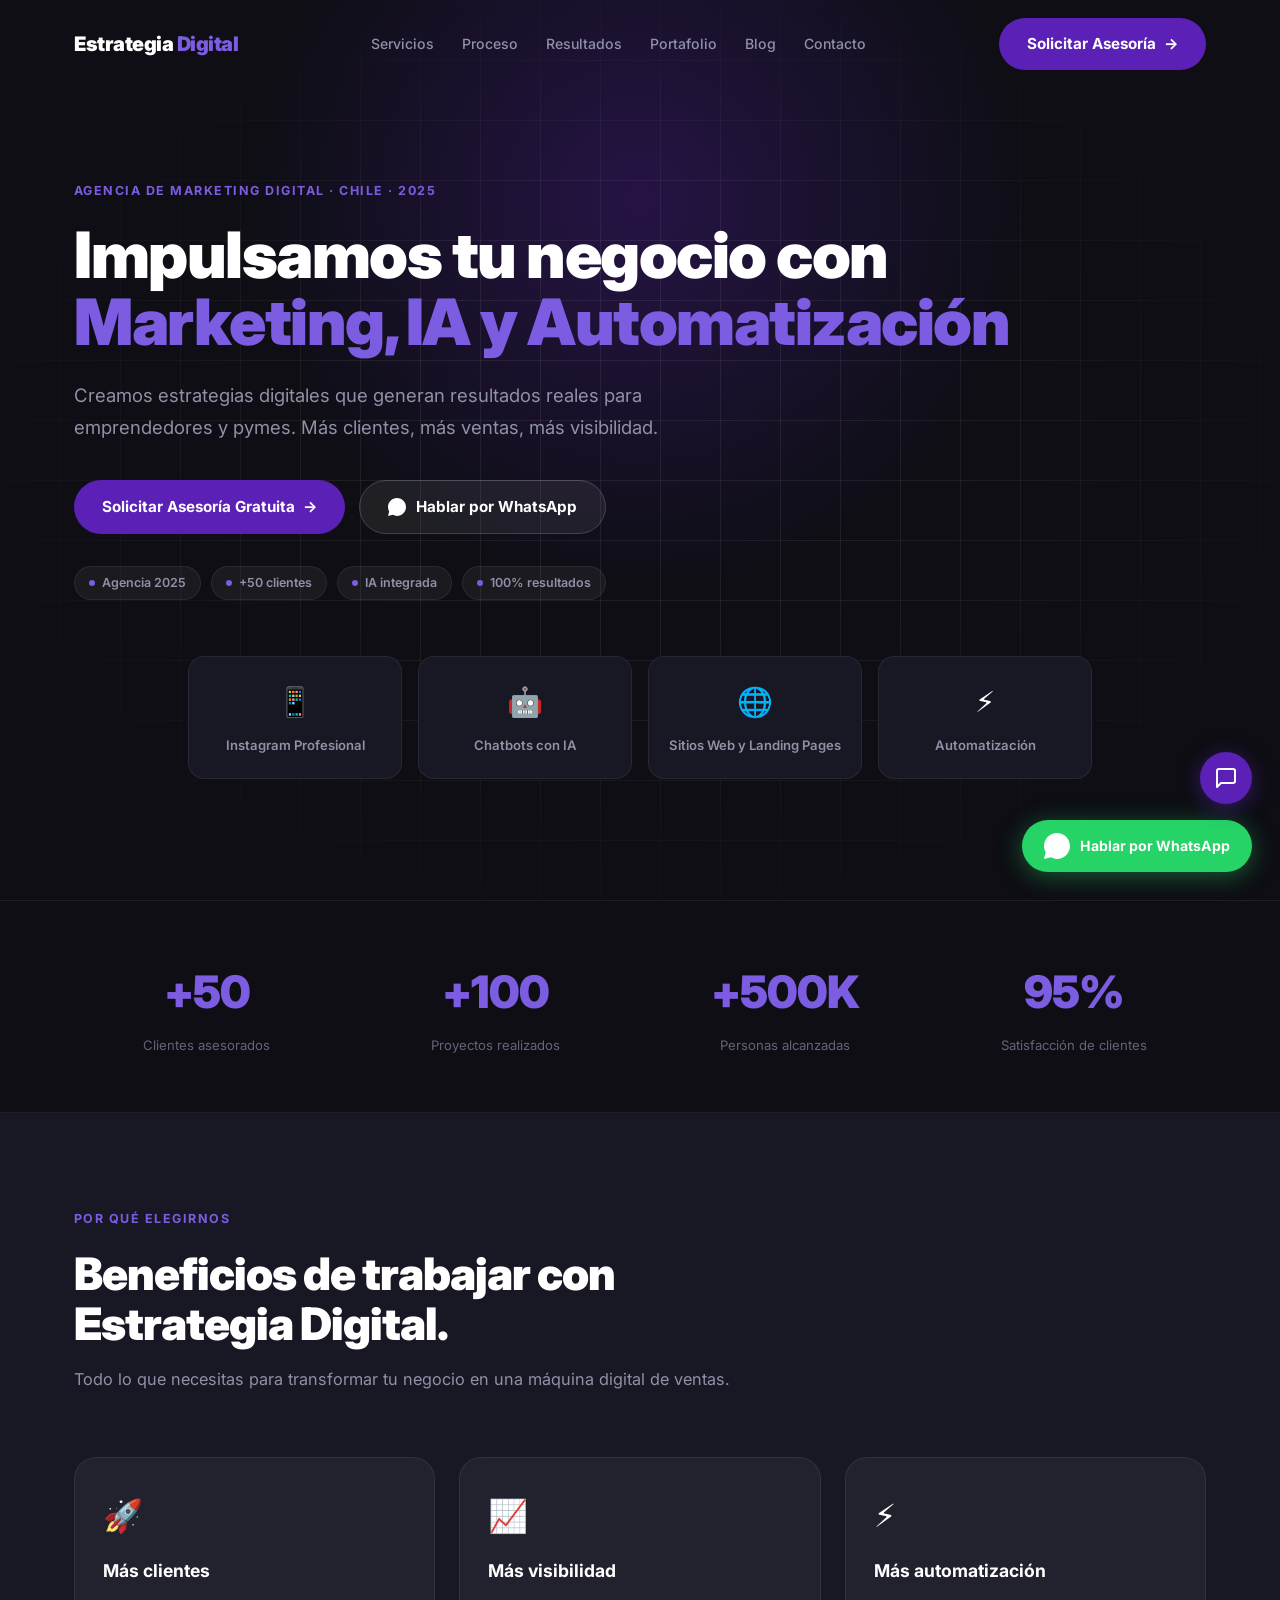
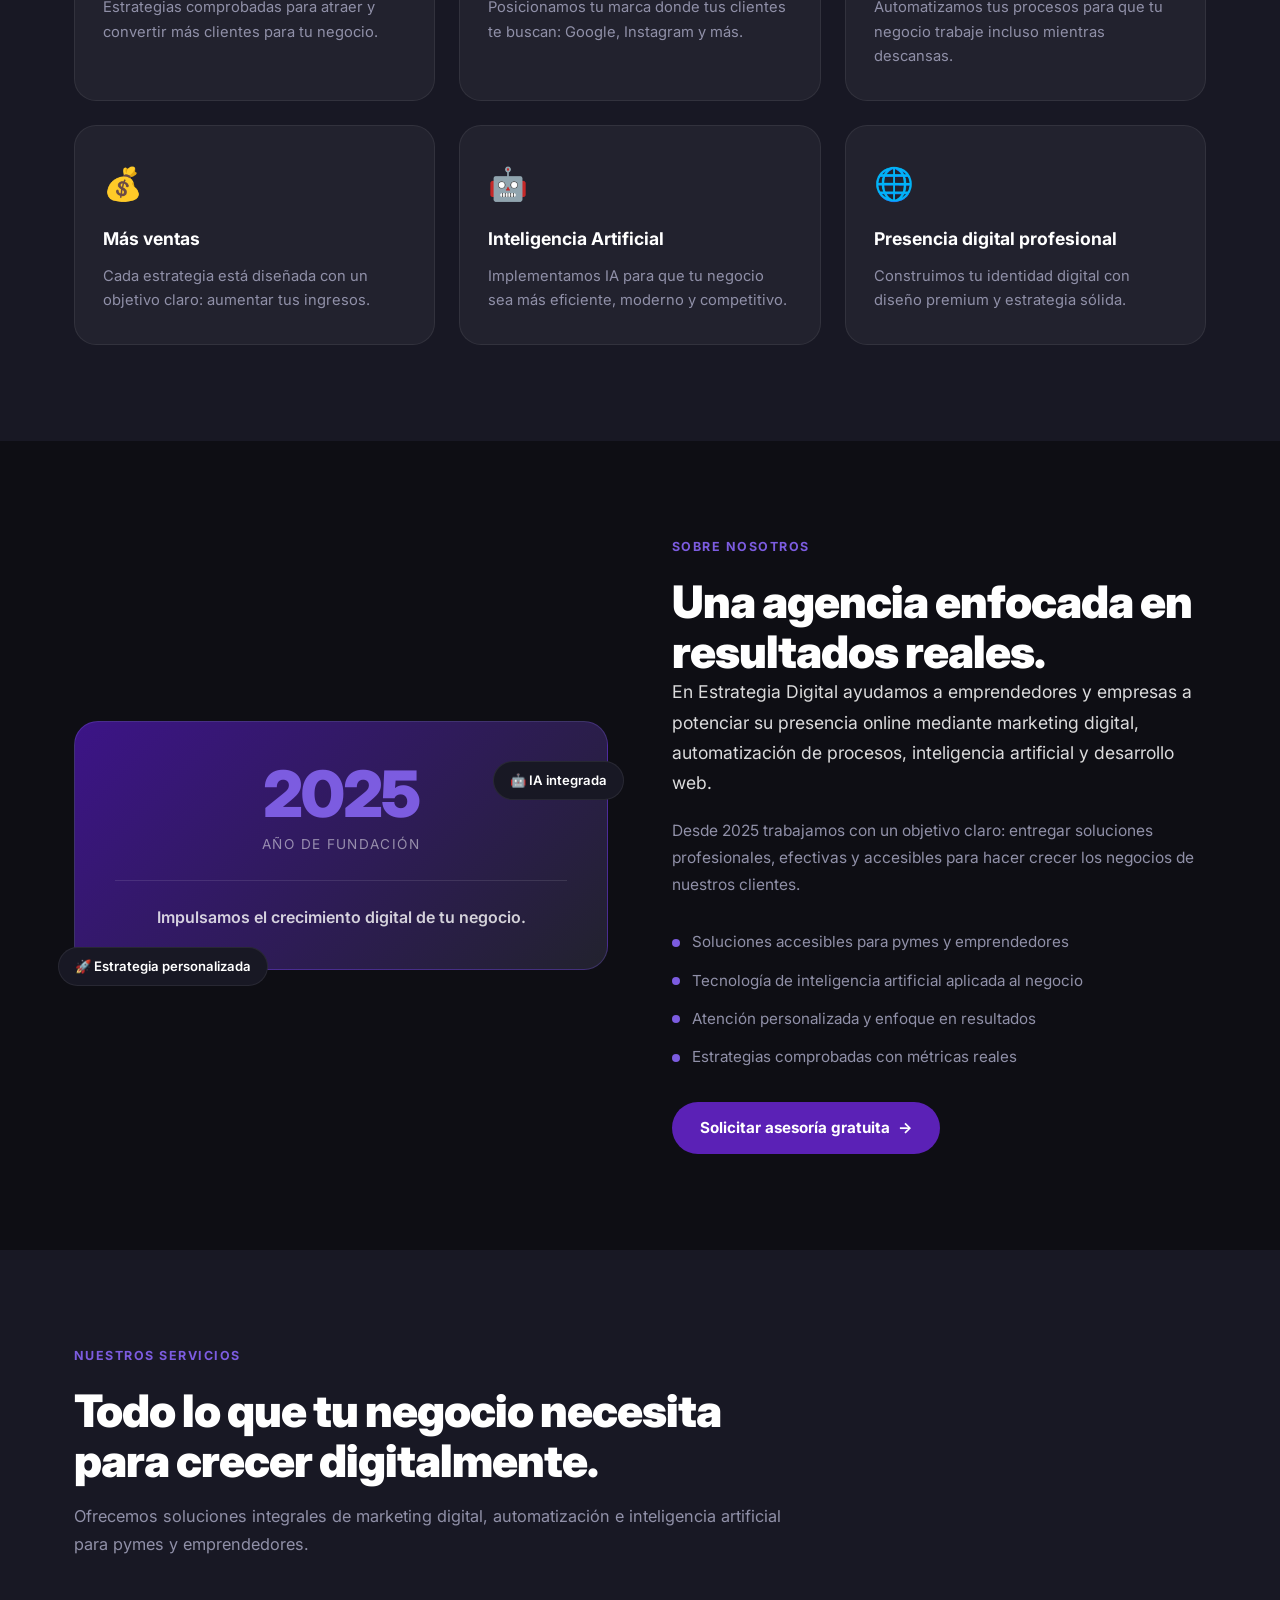
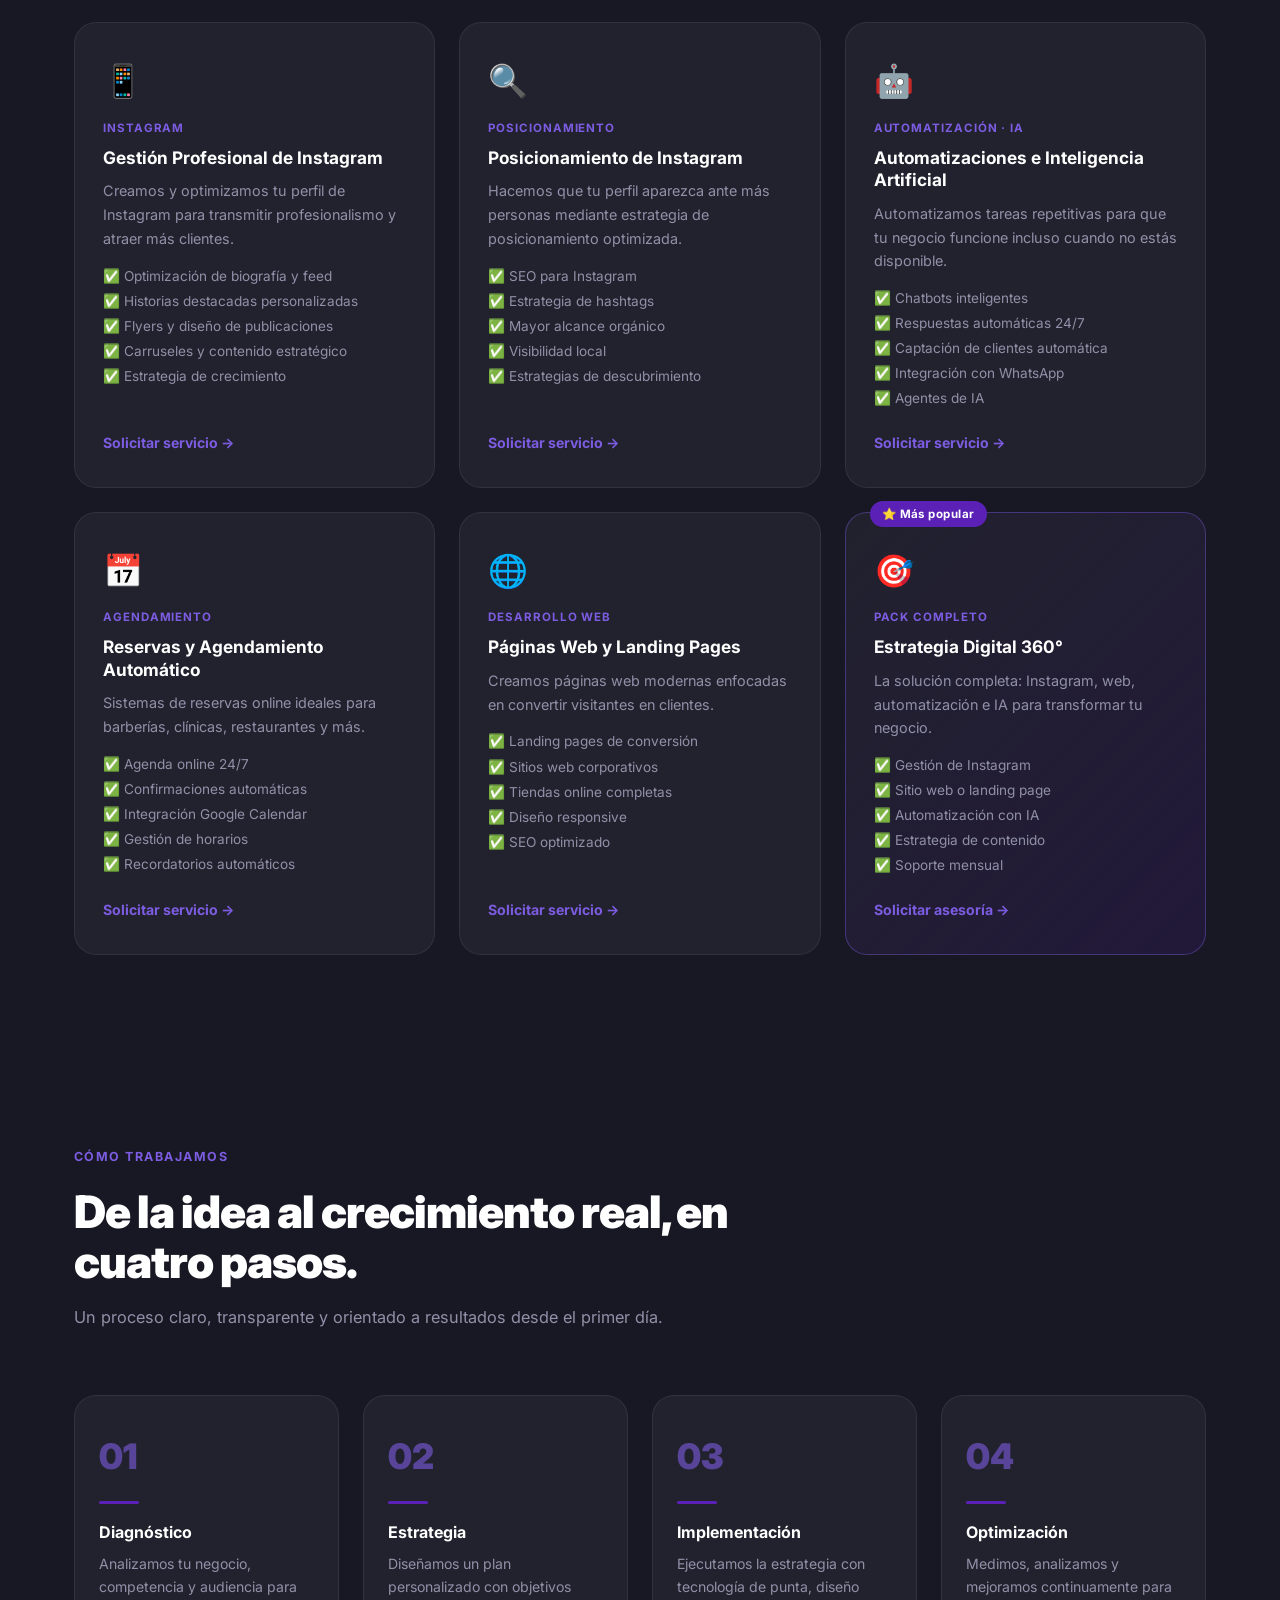
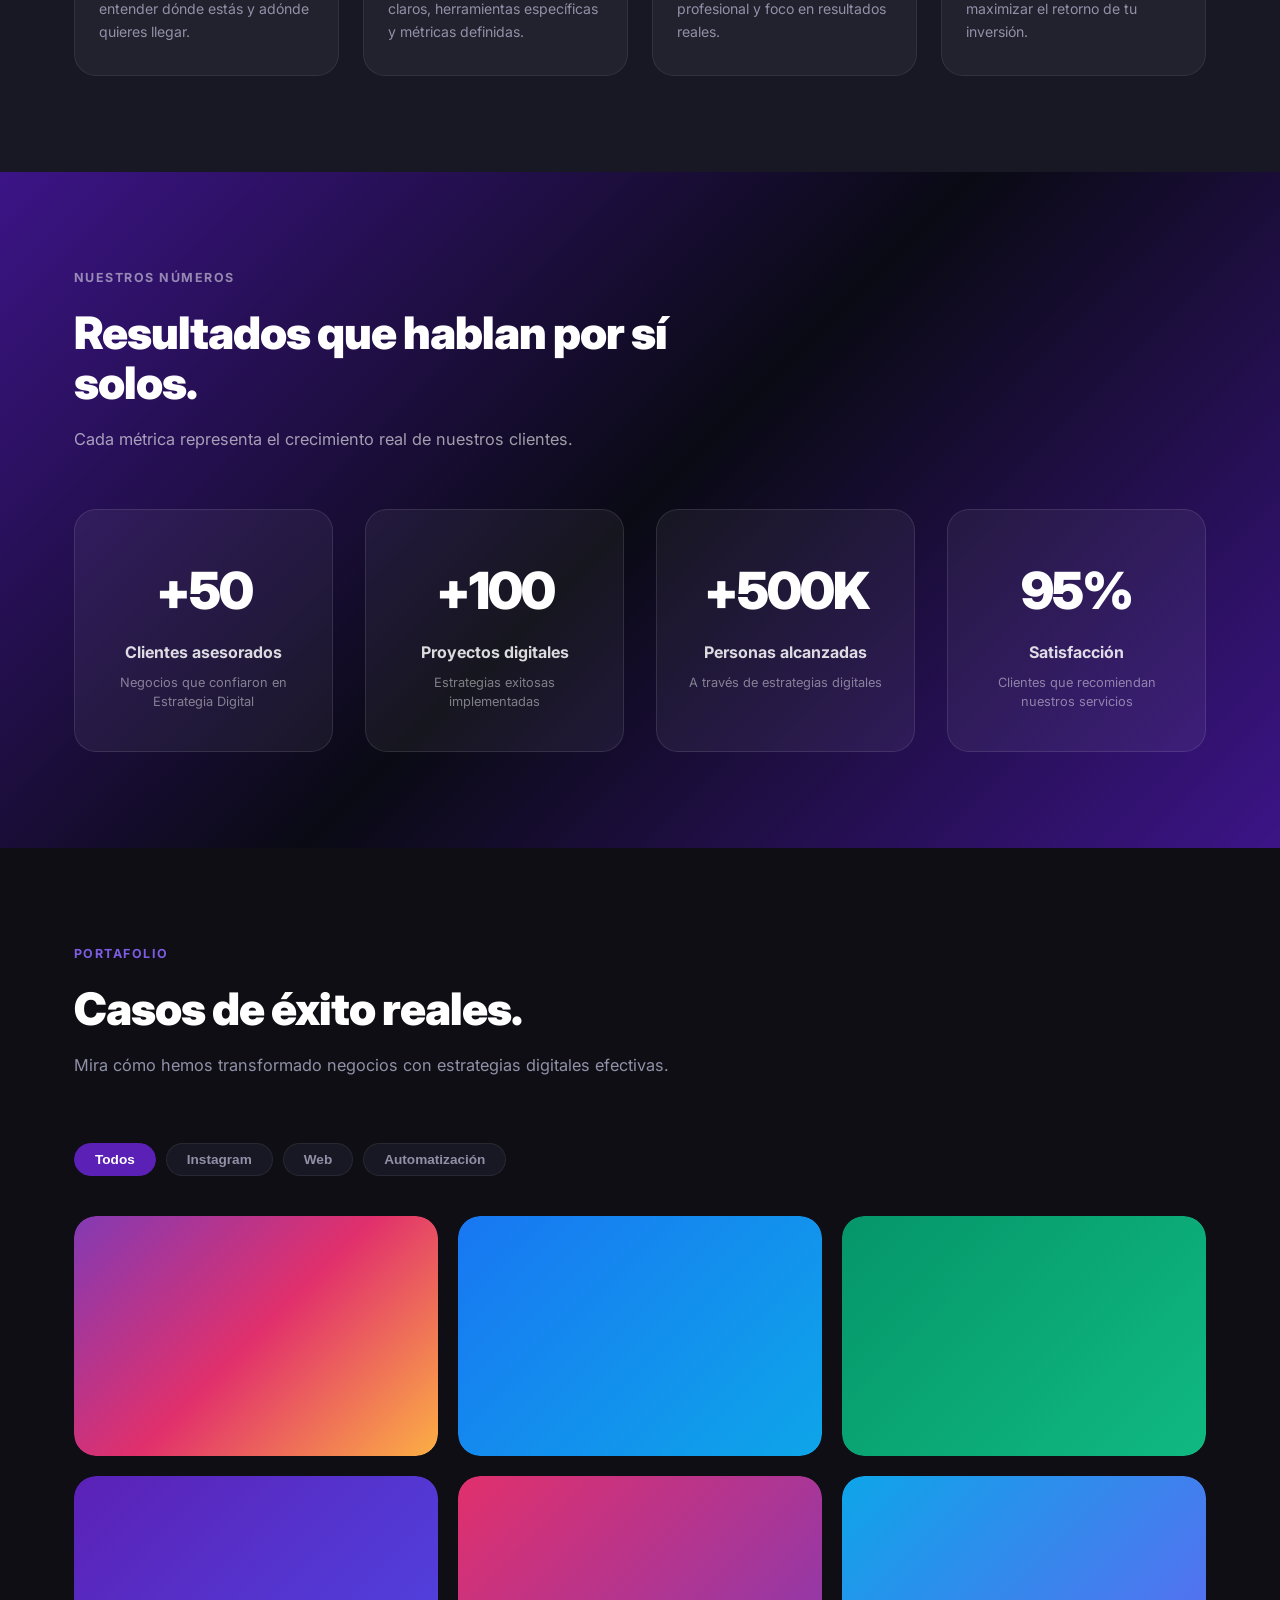
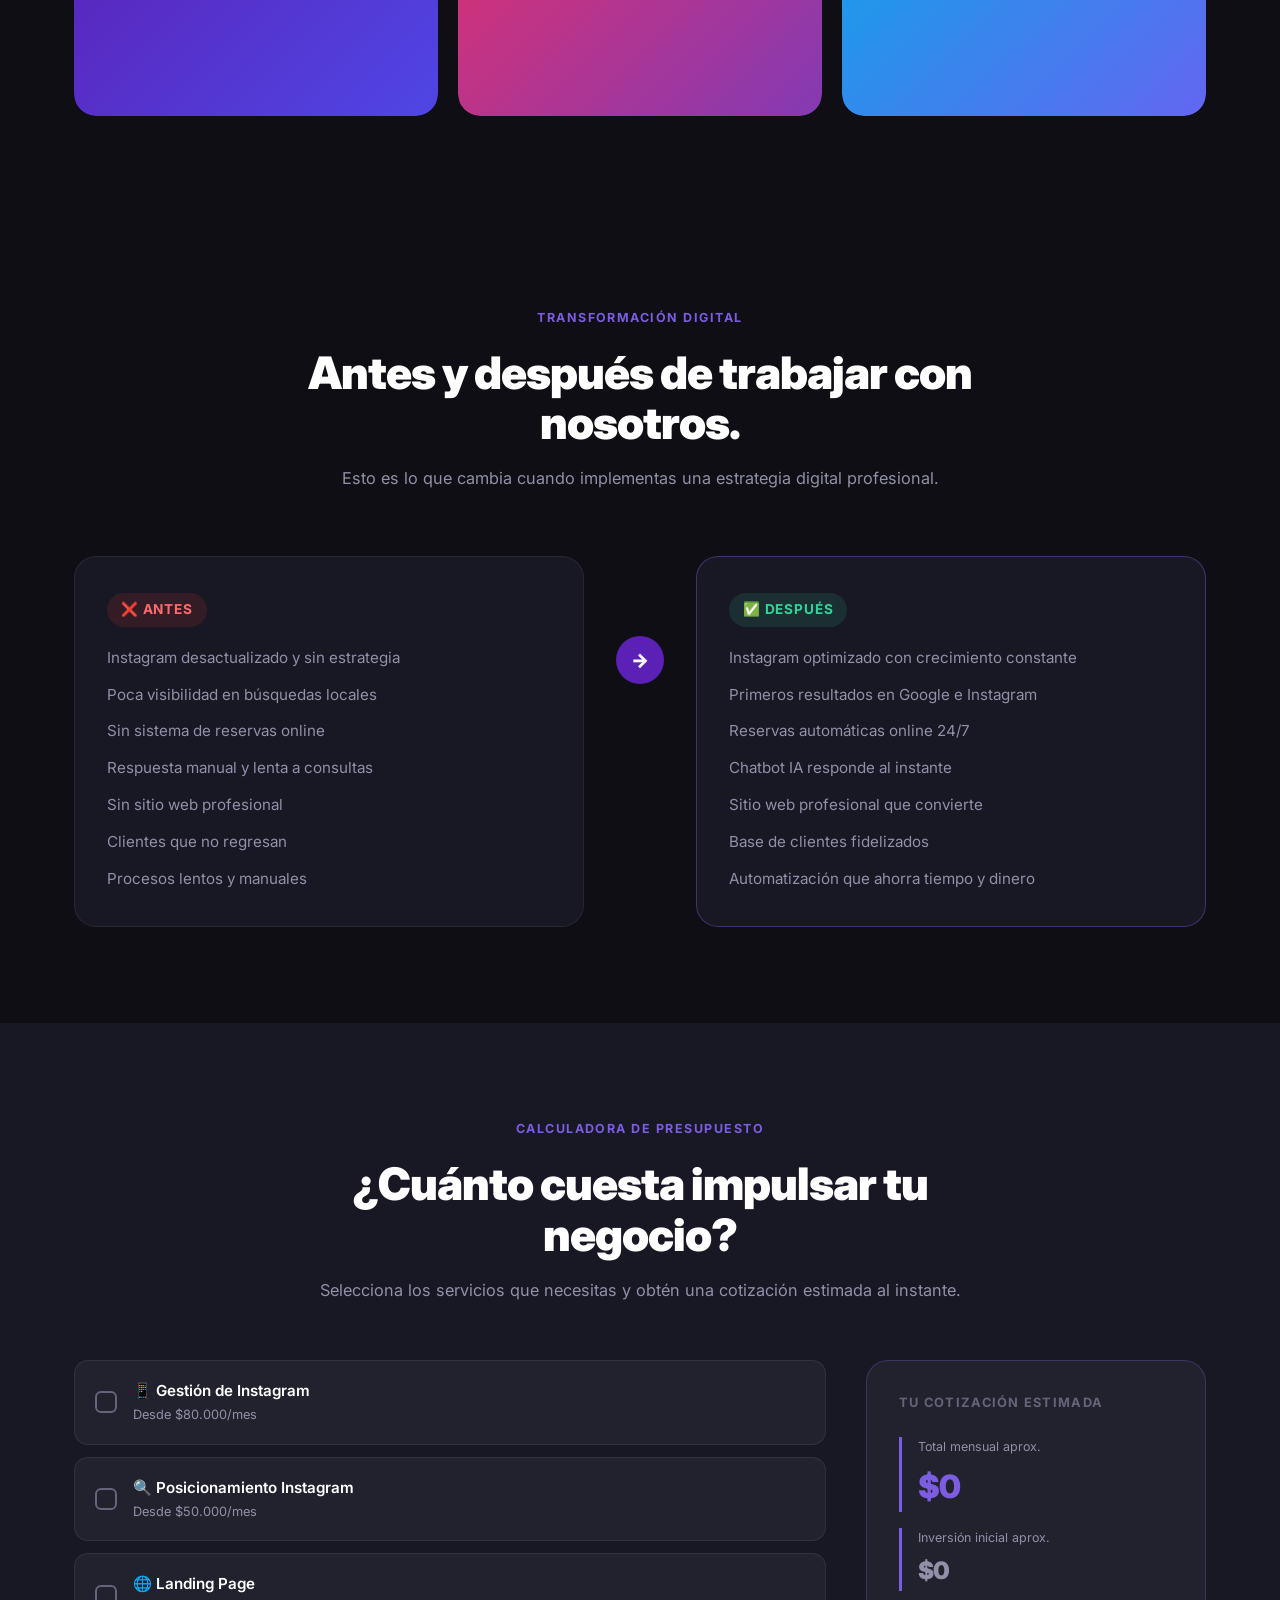
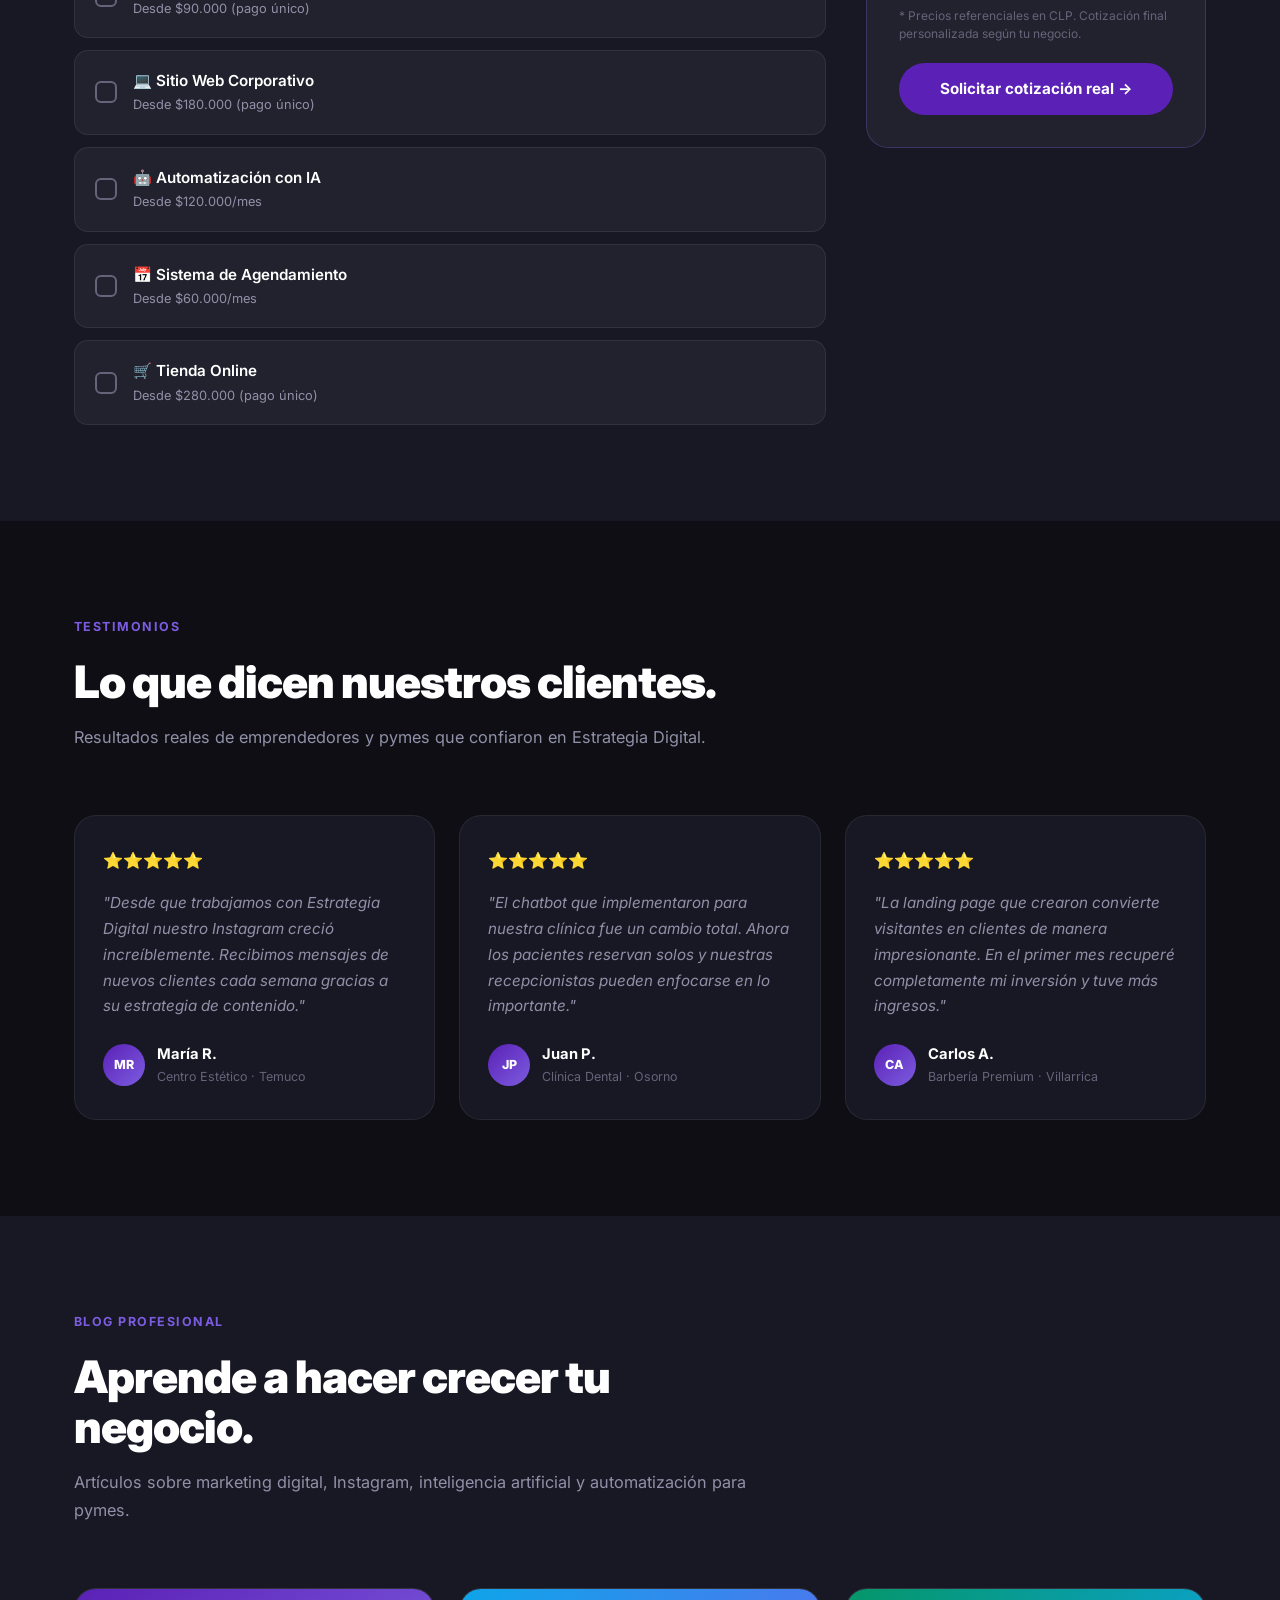
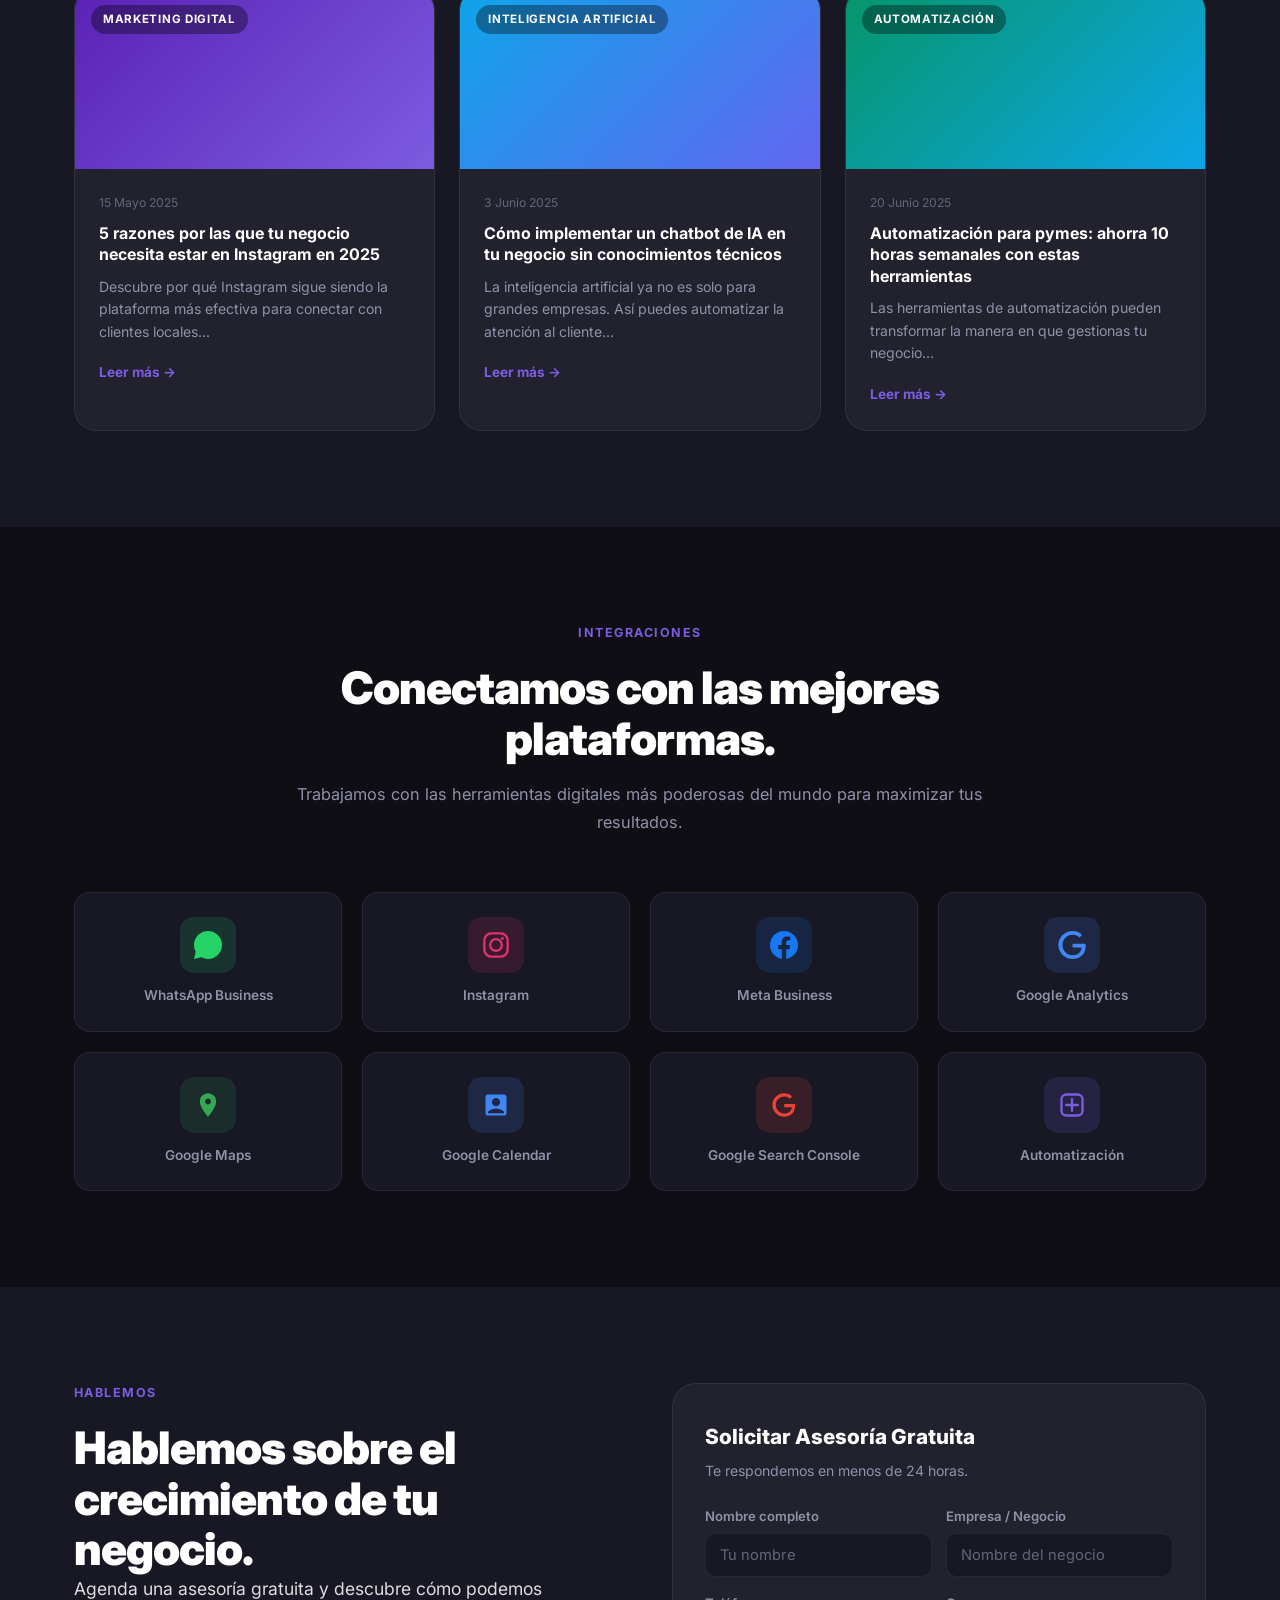
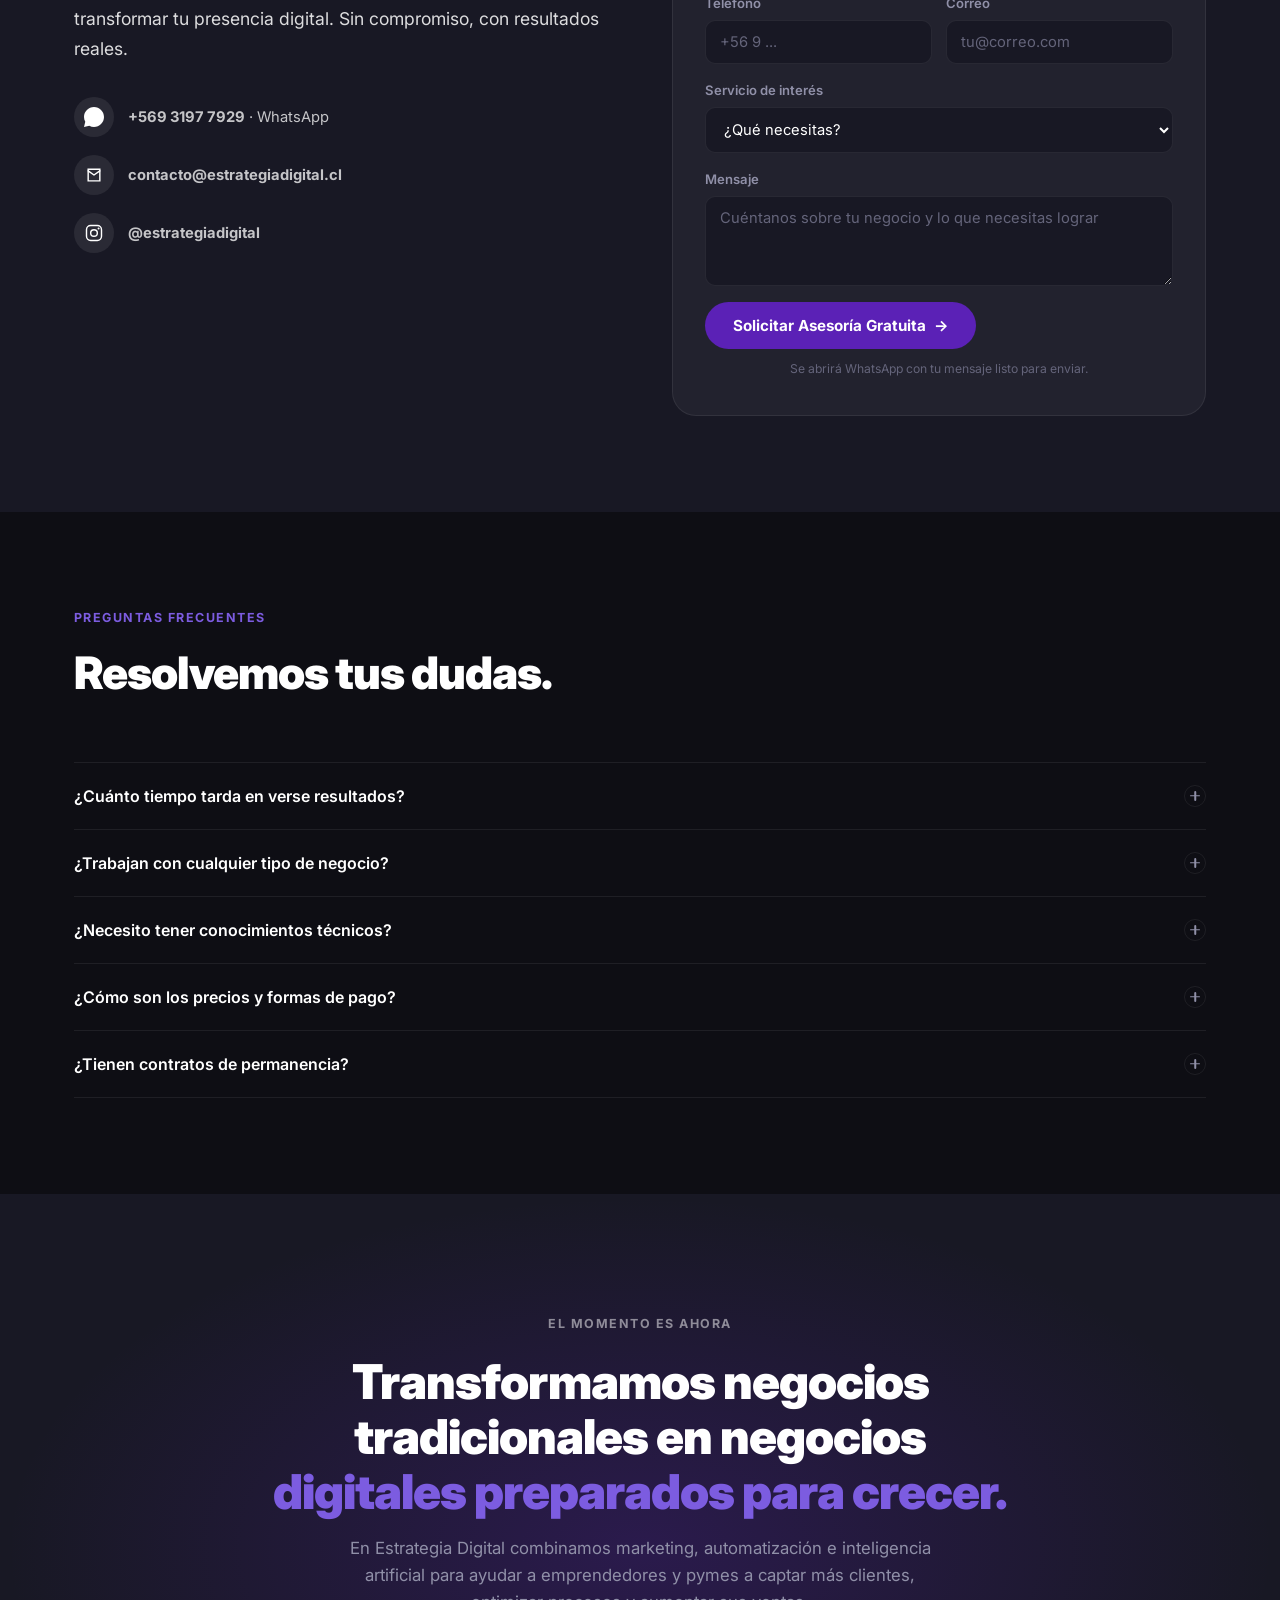
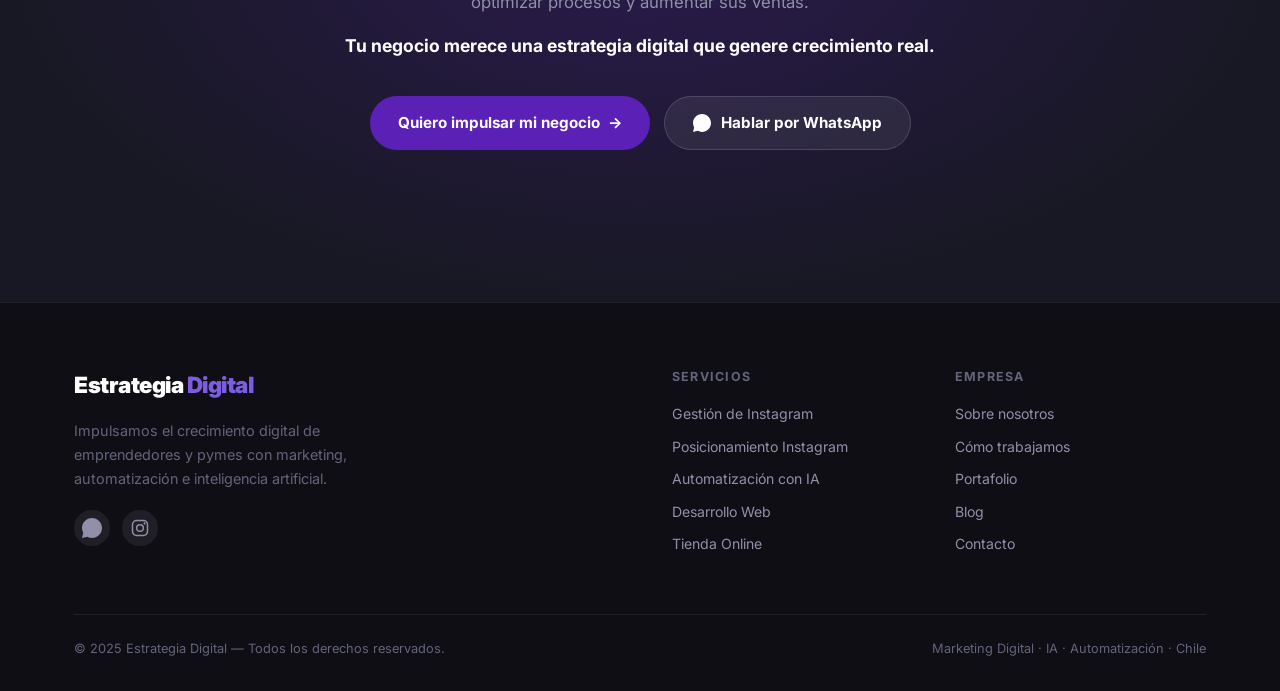
<file: index.html>
<!DOCTYPE html>
<html lang="es">
<head>
<meta charset="UTF-8" />
<meta name="viewport" content="width=device-width, initial-scale=1.0" />
<title>Estrategia Digital — Marketing Digital, IA y Automatización para Pymes en Chile</title>
<meta name="description" content="Agencia de marketing digital especializada en Instagram, automatización con IA, landing pages y tiendas online. Ayudamos a pymes y emprendedores a crecer digitalmente en Chile." />
<meta name="keywords" content="marketing digital Temuco, agencia marketing pymes, manejo Instagram empresas, creación páginas web Chile, automatización con IA, landing pages profesionales, marketing digital Chile" />
<meta name="robots" content="index, follow" />
<meta name="author" content="Estrategia Digital" />
<meta property="og:type" content="website" />
<meta property="og:title" content="Estrategia Digital — Marketing, IA y Automatización" />
<meta property="og:description" content="Impulsamos el crecimiento digital de tu negocio con marketing, automatización e inteligencia artificial. Soluciones para pymes y emprendedores." />
<link rel="canonical" href="https://estrategiadigital.cl/" />
<script type="application/ld+json">{"@context":"https://schema.org","@type":"LocalBusiness","name":"Estrategia Digital","description":"Agencia de marketing digital especializada en Instagram, automatización con IA y desarrollo web para pymes.","url":"https://estrategiadigital.cl","telephone":"+56931977929","address":{"@type":"PostalAddress","addressLocality":"Temuco","addressCountry":"CL"},"priceRange":"$$","openingHours":"Mo-Fr 09:00-18:00"}</script>
<link rel="stylesheet" href="styles.css" />
</head>
<body>

<div class="scroll-progress" id="scrollProgress"></div>

<header class="nav" id="nav">
  <div class="wrap nav-inner">
    <a href="#top" class="nav-logo" aria-label="Estrategia Digital">
      <span class="logo-text">Estrategia <span class="logo-accent">Digital</span></span>
    </a>
    <nav class="nav-links">
      <a href="#servicios">Servicios</a>
      <a href="#proceso">Proceso</a>
      <a href="#resultados">Resultados</a>
      <a href="#portafolio">Portafolio</a>
      <a href="#blog">Blog</a>
      <a href="#contacto">Contacto</a>
    </nav>
    <div class="nav-cta-wrap">
      <a href="#contacto" class="btn btn-primary">Solicitar Asesoría <span class="btn-arrow">→</span></a>
      <button class="menu-toggle" id="menuToggle" aria-label="Menú"><span></span><span></span><span></span></button>
    </div>
  </div>
</header>

<div class="mobile-menu" id="mobileMenu">
  <a href="#servicios">Servicios</a>
  <a href="#proceso">Proceso</a>
  <a href="#resultados">Resultados</a>
  <a href="#portafolio">Portafolio</a>
  <a href="#blog">Blog</a>
  <a href="#contacto">Contacto</a>
  <a href="#contacto" class="btn btn-primary" style="margin-top:8px;justify-content:center;">Solicitar Asesoría →</a>
</div>

<span id="top"></span>

<!-- HERO -->
<section class="hero" id="hero">
  <div class="hero-glow" aria-hidden="true"></div>
  <div class="hero-grid" aria-hidden="true"></div>
  <div class="wrap hero-inner">
    <div class="eyebrow reveal">Agencia de Marketing Digital · Chile · 2025</div>
    <h1 class="reveal d1">
      <span class="h1-main">Impulsamos tu negocio con </span>
      <span class="accent h1-accent">Marketing, IA y Automatización</span>
    </h1>
    <p class="hero-sub reveal d2">Creamos estrategias digitales que generan resultados reales para emprendedores y pymes. Más clientes, más ventas, más visibilidad.</p>
    <div class="hero-actions reveal d3">
      <a href="#contacto" class="btn btn-primary">Solicitar Asesoría Gratuita <span class="btn-arrow">→</span></a>
      <a href="https://wa.me/56931977929" target="_blank" rel="noopener" class="btn btn-ghost btn-wa">
        <svg width="18" height="18" viewBox="0 0 24 24" fill="currentColor" aria-hidden="true"><path d="M17.472 14.382c-.297-.149-1.758-.867-2.03-.967-.273-.099-.471-.148-.67.15-.197.297-.767.966-.94 1.164-.173.199-.347.223-.644.075-.297-.15-1.255-.463-2.39-1.475-.883-.788-1.48-1.761-1.653-2.059-.173-.297-.018-.458.13-.606.134-.133.298-.347.446-.52.149-.174.198-.298.298-.497.099-.198.05-.371-.025-.52-.075-.149-.669-1.612-.916-2.207-.242-.579-.487-.5-.669-.51-.173-.008-.371-.01-.57-.01-.198 0-.52.074-.792.372-.272.297-1.04 1.016-1.04 2.479 0 1.462 1.065 2.875 1.213 3.074.149.198 2.096 3.2 5.077 4.487.709.306 1.262.489 1.694.625.712.227 1.36.195 1.871.118.571-.085 1.758-.719 2.006-1.413.248-.694.248-1.289.173-1.413-.074-.124-.272-.198-.57-.347zM12 0C5.373 0 0 5.373 0 12c0 2.123.554 4.11 1.523 5.834L0 24l6.34-1.51A11.93 11.93 0 0012 24c6.627 0 12-5.373 12-12S18.627 0 12 0z"/></svg>
        Hablar por WhatsApp
      </a>
    </div>
    <div class="hero-badges reveal d4">
      <span class="badge"><span class="badge-dot"></span>Agencia 2025</span>
      <span class="badge"><span class="badge-dot"></span>+50 clientes</span>
      <span class="badge"><span class="badge-dot"></span>IA integrada</span>
      <span class="badge"><span class="badge-dot"></span>100% resultados</span>
    </div>
  </div>
  <div class="wrap hero-cards-row reveal d4">
    <div class="hero-card">
      <div class="hc-icon">📱</div>
      <div class="hc-label">Instagram Profesional</div>
    </div>
    <div class="hero-card">
      <div class="hc-icon">🤖</div>
      <div class="hc-label">Chatbots con IA</div>
    </div>
    <div class="hero-card">
      <div class="hc-icon">🌐</div>
      <div class="hc-label">Sitios Web y Landing Pages</div>
    </div>
    <div class="hero-card">
      <div class="hc-icon">⚡</div>
      <div class="hc-label">Automatización</div>
    </div>
  </div>
</section>

<!-- STATS -->
<div class="stats">
  <div class="wrap">
    <div class="stats-grid">
      <div class="stat reveal"><div class="num">+<span class="cnt" data-to="50">0</span></div><div class="lbl">Clientes asesorados</div></div>
      <div class="stat reveal d1"><div class="num">+<span class="cnt" data-to="100">0</span></div><div class="lbl">Proyectos realizados</div></div>
      <div class="stat reveal d2"><div class="num">+<span class="cnt" data-to="500">0</span>K</div><div class="lbl">Personas alcanzadas</div></div>
      <div class="stat reveal d3"><div class="num"><span class="cnt" data-to="95">0</span>%</div><div class="lbl">Satisfacción de clientes</div></div>
    </div>
  </div>
</div>

<!-- BENEFICIOS -->
<section class="block beneficios" id="beneficios">
  <div class="wrap">
    <div class="sec-head reveal">
      <div class="eyebrow">Por qué elegirnos</div>
      <h2>Beneficios de trabajar con Estrategia Digital.</h2>
      <p>Todo lo que necesitas para transformar tu negocio en una máquina digital de ventas.</p>
    </div>
    <div class="ben-grid">
      <div class="ben-card reveal"><div class="ben-icon">🚀</div><h3>Más clientes</h3><p>Estrategias comprobadas para atraer y convertir más clientes para tu negocio.</p></div>
      <div class="ben-card reveal d1"><div class="ben-icon">📈</div><h3>Más visibilidad</h3><p>Posicionamos tu marca donde tus clientes te buscan: Google, Instagram y más.</p></div>
      <div class="ben-card reveal d2"><div class="ben-icon">⚡</div><h3>Más automatización</h3><p>Automatizamos tus procesos para que tu negocio trabaje incluso mientras descansas.</p></div>
      <div class="ben-card reveal d3"><div class="ben-icon">💰</div><h3>Más ventas</h3><p>Cada estrategia está diseñada con un objetivo claro: aumentar tus ingresos.</p></div>
      <div class="ben-card reveal"><div class="ben-icon">🤖</div><h3>Inteligencia Artificial</h3><p>Implementamos IA para que tu negocio sea más eficiente, moderno y competitivo.</p></div>
      <div class="ben-card reveal d1"><div class="ben-icon">🌐</div><h3>Presencia digital profesional</h3><p>Construimos tu identidad digital con diseño premium y estrategia sólida.</p></div>
    </div>
  </div>
</section>

<!-- SOBRE NOSOTROS -->
<section class="block about" id="sobre-nosotros">
  <div class="wrap">
    <div class="about-grid">
      <div class="about-visual reveal">
        <div class="about-card-main">
          <div class="about-big-num">2025</div>
          <div class="about-big-lbl">Año de fundación</div>
          <div class="about-divider"></div>
          <div class="about-mission">Impulsamos el crecimiento digital de tu negocio.</div>
        </div>
        <div class="about-pill about-pill-1 reveal d2">🚀 Estrategia personalizada</div>
        <div class="about-pill about-pill-2 reveal d3">🤖 IA integrada</div>
      </div>
      <div>
        <div class="eyebrow reveal">Sobre nosotros</div>
        <h2 class="reveal d1">Una agencia enfocada en resultados reales.</h2>
        <p class="lead reveal d2">En Estrategia Digital ayudamos a emprendedores y empresas a potenciar su presencia online mediante marketing digital, automatización de procesos, inteligencia artificial y desarrollo web.</p>
        <p class="reveal d2" style="color:var(--gray-2);font-size:.97rem;line-height:1.72;margin-bottom:32px;">Desde 2025 trabajamos con un objetivo claro: entregar soluciones profesionales, efectivas y accesibles para hacer crecer los negocios de nuestros clientes.</p>
        <div class="about-bullets reveal d3">
          <div class="ab"><div class="ab-dot"></div><span>Soluciones accesibles para pymes y emprendedores</span></div>
          <div class="ab"><div class="ab-dot"></div><span>Tecnología de inteligencia artificial aplicada al negocio</span></div>
          <div class="ab"><div class="ab-dot"></div><span>Atención personalizada y enfoque en resultados</span></div>
          <div class="ab"><div class="ab-dot"></div><span>Estrategias comprobadas con métricas reales</span></div>
        </div>
        <div class="reveal d3" style="margin-top:32px;">
          <a href="#contacto" class="btn btn-primary">Solicitar asesoría gratuita <span class="btn-arrow">→</span></a>
        </div>
      </div>
    </div>
  </div>
</section>

<!-- SERVICIOS -->
<section class="block servicios" id="servicios">
  <div class="wrap">
    <div class="sec-head reveal">
      <div class="eyebrow">Nuestros servicios</div>
      <h2>Todo lo que tu negocio necesita para crecer digitalmente.</h2>
      <p>Ofrecemos soluciones integrales de marketing digital, automatización e inteligencia artificial para pymes y emprendedores.</p>
    </div>
    <div class="srv-grid">
      <div class="srv-card reveal">
        <div class="srv-icon">📱</div>
        <div class="srv-tag">Instagram</div>
        <h3>Gestión Profesional de Instagram</h3>
        <p>Creamos y optimizamos tu perfil de Instagram para transmitir profesionalismo y atraer más clientes.</p>
        <ul class="srv-list">
          <li>✅ Optimización de biografía y feed</li>
          <li>✅ Historias destacadas personalizadas</li>
          <li>✅ Flyers y diseño de publicaciones</li>
          <li>✅ Carruseles y contenido estratégico</li>
          <li>✅ Estrategia de crecimiento</li>
        </ul>
        <a href="#contacto" class="srv-btn">Solicitar servicio →</a>
      </div>
      <div class="srv-card reveal d1">
        <div class="srv-icon">🔍</div>
        <div class="srv-tag">Posicionamiento</div>
        <h3>Posicionamiento de Instagram</h3>
        <p>Hacemos que tu perfil aparezca ante más personas mediante estrategia de posicionamiento optimizada.</p>
        <ul class="srv-list">
          <li>✅ SEO para Instagram</li>
          <li>✅ Estrategia de hashtags</li>
          <li>✅ Mayor alcance orgánico</li>
          <li>✅ Visibilidad local</li>
          <li>✅ Estrategias de descubrimiento</li>
        </ul>
        <a href="#contacto" class="srv-btn">Solicitar servicio →</a>
      </div>
      <div class="srv-card reveal d2">
        <div class="srv-icon">🤖</div>
        <div class="srv-tag">Automatización · IA</div>
        <h3>Automatizaciones e Inteligencia Artificial</h3>
        <p>Automatizamos tareas repetitivas para que tu negocio funcione incluso cuando no estás disponible.</p>
        <ul class="srv-list">
          <li>✅ Chatbots inteligentes</li>
          <li>✅ Respuestas automáticas 24/7</li>
          <li>✅ Captación de clientes automática</li>
          <li>✅ Integración con WhatsApp</li>
          <li>✅ Agentes de IA</li>
        </ul>
        <a href="#contacto" class="srv-btn">Solicitar servicio →</a>
      </div>
      <div class="srv-card reveal">
        <div class="srv-icon">📅</div>
        <div class="srv-tag">Agendamiento</div>
        <h3>Reservas y Agendamiento Automático</h3>
        <p>Sistemas de reservas online ideales para barberías, clínicas, restaurantes y más.</p>
        <ul class="srv-list">
          <li>✅ Agenda online 24/7</li>
          <li>✅ Confirmaciones automáticas</li>
          <li>✅ Integración Google Calendar</li>
          <li>✅ Gestión de horarios</li>
          <li>✅ Recordatorios automáticos</li>
        </ul>
        <a href="#contacto" class="srv-btn">Solicitar servicio →</a>
      </div>
      <div class="srv-card reveal d1">
        <div class="srv-icon">🌐</div>
        <div class="srv-tag">Desarrollo Web</div>
        <h3>Páginas Web y Landing Pages</h3>
        <p>Creamos páginas web modernas enfocadas en convertir visitantes en clientes.</p>
        <ul class="srv-list">
          <li>✅ Landing pages de conversión</li>
          <li>✅ Sitios web corporativos</li>
          <li>✅ Tiendas online completas</li>
          <li>✅ Diseño responsive</li>
          <li>✅ SEO optimizado</li>
        </ul>
        <a href="#contacto" class="srv-btn">Solicitar servicio →</a>
      </div>
      <div class="srv-card srv-featured reveal d2">
        <div class="srv-badge-top">⭐ Más popular</div>
        <div class="srv-icon">🎯</div>
        <div class="srv-tag">Pack Completo</div>
        <h3>Estrategia Digital 360°</h3>
        <p>La solución completa: Instagram, web, automatización e IA para transformar tu negocio.</p>
        <ul class="srv-list">
          <li>✅ Gestión de Instagram</li>
          <li>✅ Sitio web o landing page</li>
          <li>✅ Automatización con IA</li>
          <li>✅ Estrategia de contenido</li>
          <li>✅ Soporte mensual</li>
        </ul>
        <a href="#contacto" class="srv-btn">Solicitar asesoría →</a>
      </div>
    </div>
  </div>
</section>

<!-- PROCESO -->
<section class="block proceso" id="proceso">
  <div class="wrap">
    <div class="sec-head reveal">
      <div class="eyebrow">Cómo trabajamos</div>
      <h2>De la idea al crecimiento real, en cuatro pasos.</h2>
      <p>Un proceso claro, transparente y orientado a resultados desde el primer día.</p>
    </div>
    <div class="steps">
      <div class="step reveal"><div class="snum">01</div><div class="sbar"></div><h3>Diagnóstico</h3><p>Analizamos tu negocio, competencia y audiencia para entender dónde estás y adónde quieres llegar.</p></div>
      <div class="step reveal d1"><div class="snum">02</div><div class="sbar"></div><h3>Estrategia</h3><p>Diseñamos un plan personalizado con objetivos claros, herramientas específicas y métricas definidas.</p></div>
      <div class="step reveal d2"><div class="snum">03</div><div class="sbar"></div><h3>Implementación</h3><p>Ejecutamos la estrategia con tecnología de punta, diseño profesional y foco en resultados reales.</p></div>
      <div class="step reveal d3"><div class="snum">04</div><div class="sbar"></div><h3>Optimización</h3><p>Medimos, analizamos y mejoramos continuamente para maximizar el retorno de tu inversión.</p></div>
    </div>
  </div>
</section>

<!-- RESULTADOS -->
<section class="resultados-section" id="resultados">
  <div class="res-bg" aria-hidden="true"></div>
  <div class="wrap">
    <div class="sec-head reveal" style="margin-bottom:56px;">
      <div class="eyebrow" style="color:rgba(255,255,255,.5);">Nuestros números</div>
      <h2 style="color:#fff;">Resultados que hablan por sí solos.</h2>
      <p style="color:rgba(255,255,255,.6);">Cada métrica representa el crecimiento real de nuestros clientes.</p>
    </div>
    <div class="res-grid">
      <div class="res-item reveal"><div class="res-num">+<span class="cnt" data-to="50">0</span></div><div class="res-lbl">Clientes asesorados</div><div class="res-desc">Negocios que confiaron en Estrategia Digital</div></div>
      <div class="res-item reveal d1"><div class="res-num">+<span class="cnt" data-to="100">0</span></div><div class="res-lbl">Proyectos digitales</div><div class="res-desc">Estrategias exitosas implementadas</div></div>
      <div class="res-item reveal d2"><div class="res-num">+<span class="cnt" data-to="500">0</span>K</div><div class="res-lbl">Personas alcanzadas</div><div class="res-desc">A través de estrategias digitales</div></div>
      <div class="res-item reveal d3"><div class="res-num"><span class="cnt" data-to="95">0</span>%</div><div class="res-lbl">Satisfacción</div><div class="res-desc">Clientes que recomiendan nuestros servicios</div></div>
    </div>
  </div>
</section>

<!-- PORTAFOLIO -->
<section class="block portafolio" id="portafolio">
  <div class="wrap">
    <div class="sec-head reveal">
      <div class="eyebrow">Portafolio</div>
      <h2>Casos de éxito reales.</h2>
      <p>Mira cómo hemos transformado negocios con estrategias digitales efectivas.</p>
    </div>
    <div class="port-tabs reveal">
      <button class="port-tab active" data-tab="todos">Todos</button>
      <button class="port-tab" data-tab="instagram">Instagram</button>
      <button class="port-tab" data-tab="web">Web</button>
      <button class="port-tab" data-tab="auto">Automatización</button>
    </div>
    <div class="port-grid" id="portGrid">
      <div class="port-card reveal" data-cat="instagram">
        <div class="port-img port-ig">
          <div class="port-overlay">
            <span class="port-tag">Instagram · Clínica</span>
            <h4>Perfil Optimizado — Clínica Dental</h4>
            <p>+340% alcance orgánico en 60 días</p>
          </div>
        </div>
      </div>
      <div class="port-card reveal d1" data-cat="web">
        <div class="port-img port-web">
          <div class="port-overlay">
            <span class="port-tag">Sitio Web · Barbería</span>
            <h4>Web Corporativa — BarberShop</h4>
            <p>+120 reservas online en el primer mes</p>
          </div>
        </div>
      </div>
      <div class="port-card reveal d2" data-cat="web">
        <div class="port-img port-landing">
          <div class="port-overlay">
            <span class="port-tag">Landing Page · Estética</span>
            <h4>Landing de Conversión — Centro Estético</h4>
            <p>45% tasa de conversión</p>
          </div>
        </div>
      </div>
      <div class="port-card reveal d3" data-cat="auto">
        <div class="port-img port-auto">
          <div class="port-overlay">
            <span class="port-tag">Automatización · Restaurante</span>
            <h4>Chatbot IA — Restaurante</h4>
            <p>Reservas automatizadas 24/7</p>
          </div>
        </div>
      </div>
      <div class="port-card reveal" data-cat="instagram">
        <div class="port-img port-ig2">
          <div class="port-overlay">
            <span class="port-tag">Instagram · Veterinaria</span>
            <h4>Crecimiento Orgánico — Veterinaria</h4>
            <p>De 200 a 2.800 seguidores en 90 días</p>
          </div>
        </div>
      </div>
      <div class="port-card reveal d1" data-cat="auto">
        <div class="port-img port-auto2">
          <div class="port-overlay">
            <span class="port-tag">Agendamiento · Barbería</span>
            <h4>Sistema de Reservas — Barbería Premium</h4>
            <p>0 llamadas perdidas, agenda siempre llena</p>
          </div>
        </div>
      </div>
    </div>
  </div>
</section>

<!-- ANTES Y DESPUÉS -->
<section class="block antes-despues">
  <div class="wrap">
    <div class="sec-head reveal" style="text-align:center;max-width:720px;margin-inline:auto;margin-bottom:64px;">
      <div class="eyebrow">Transformación digital</div>
      <h2>Antes y después de trabajar con nosotros.</h2>
      <p>Esto es lo que cambia cuando implementas una estrategia digital profesional.</p>
    </div>
    <div class="ad-grid reveal">
      <div class="ad-col ad-before">
        <div class="ad-label">❌ Antes</div>
        <ul class="ad-list">
          <li>Instagram desactualizado y sin estrategia</li>
          <li>Poca visibilidad en búsquedas locales</li>
          <li>Sin sistema de reservas online</li>
          <li>Respuesta manual y lenta a consultas</li>
          <li>Sin sitio web profesional</li>
          <li>Clientes que no regresan</li>
          <li>Procesos lentos y manuales</li>
        </ul>
      </div>
      <div class="ad-divider">
        <div class="ad-arrow">→</div>
      </div>
      <div class="ad-col ad-after">
        <div class="ad-label">✅ Después</div>
        <ul class="ad-list">
          <li>Instagram optimizado con crecimiento constante</li>
          <li>Primeros resultados en Google e Instagram</li>
          <li>Reservas automáticas online 24/7</li>
          <li>Chatbot IA responde al instante</li>
          <li>Sitio web profesional que convierte</li>
          <li>Base de clientes fidelizados</li>
          <li>Automatización que ahorra tiempo y dinero</li>
        </ul>
      </div>
    </div>
  </div>
</section>

<!-- CALCULADORA -->
<section class="block calc-section" id="calculadora">
  <div class="wrap">
    <div class="sec-head reveal" style="text-align:center;max-width:720px;margin-inline:auto;margin-bottom:56px;">
      <div class="eyebrow">Calculadora de presupuesto</div>
      <h2>¿Cuánto cuesta impulsar tu negocio?</h2>
      <p>Selecciona los servicios que necesitas y obtén una cotización estimada al instante.</p>
    </div>
    <div class="calc-wrapper reveal">
      <div class="calc-services">
        <div class="calc-item" data-price="80000" data-type="mensual">
          <div class="calc-check"><span></span></div>
          <div class="calc-info"><div class="calc-name">📱 Gestión de Instagram</div><div class="calc-price">Desde $80.000/mes</div></div>
        </div>
        <div class="calc-item" data-price="50000" data-type="mensual">
          <div class="calc-check"><span></span></div>
          <div class="calc-info"><div class="calc-name">🔍 Posicionamiento Instagram</div><div class="calc-price">Desde $50.000/mes</div></div>
        </div>
        <div class="calc-item" data-price="90000" data-type="unico">
          <div class="calc-check"><span></span></div>
          <div class="calc-info"><div class="calc-name">🌐 Landing Page</div><div class="calc-price">Desde $90.000 (pago único)</div></div>
        </div>
        <div class="calc-item" data-price="180000" data-type="unico">
          <div class="calc-check"><span></span></div>
          <div class="calc-info"><div class="calc-name">💻 Sitio Web Corporativo</div><div class="calc-price">Desde $180.000 (pago único)</div></div>
        </div>
        <div class="calc-item" data-price="120000" data-type="mensual">
          <div class="calc-check"><span></span></div>
          <div class="calc-info"><div class="calc-name">🤖 Automatización con IA</div><div class="calc-price">Desde $120.000/mes</div></div>
        </div>
        <div class="calc-item" data-price="60000" data-type="mensual">
          <div class="calc-check"><span></span></div>
          <div class="calc-info"><div class="calc-name">📅 Sistema de Agendamiento</div><div class="calc-price">Desde $60.000/mes</div></div>
        </div>
        <div class="calc-item" data-price="280000" data-type="unico">
          <div class="calc-check"><span></span></div>
          <div class="calc-info"><div class="calc-name">🛒 Tienda Online</div><div class="calc-price">Desde $280.000 (pago único)</div></div>
        </div>
      </div>
      <div class="calc-result">
        <div class="calc-res-inner">
          <div class="calc-res-head">Tu cotización estimada</div>
          <div class="calc-total-wrap">
            <div class="calc-total-label">Total mensual aprox.</div>
            <div class="calc-total-num" id="calcTotalMensual">$0</div>
          </div>
          <div class="calc-total-wrap" style="margin-top:16px;">
            <div class="calc-total-label">Inversión inicial aprox.</div>
            <div class="calc-total-num calc-secondary" id="calcTotalUnico">$0</div>
          </div>
          <div class="calc-note">* Precios referenciales en CLP. Cotización final personalizada según tu negocio.</div>
          <a href="#contacto" class="btn btn-primary" style="width:100%;justify-content:center;margin-top:20px;">Solicitar cotización real →</a>
        </div>
      </div>
    </div>
  </div>
</section>

<!-- TESTIMONIOS -->
<section class="block testi" id="testimonios">
  <div class="wrap">
    <div class="sec-head reveal">
      <div class="eyebrow">Testimonios</div>
      <h2>Lo que dicen nuestros clientes.</h2>
      <p>Resultados reales de emprendedores y pymes que confiaron en Estrategia Digital.</p>
    </div>
    <div class="testi-grid">
      <div class="testi-card reveal">
        <div class="testi-stars">⭐⭐⭐⭐⭐</div>
        <p class="testi-text">"Desde que trabajamos con Estrategia Digital nuestro Instagram creció increíblemente. Recibimos mensajes de nuevos clientes cada semana gracias a su estrategia de contenido."</p>
        <div class="testi-author">
          <div class="testi-avatar">MR</div>
          <div><div class="testi-name">María R.</div><div class="testi-biz">Centro Estético · Temuco</div></div>
        </div>
      </div>
      <div class="testi-card reveal d1">
        <div class="testi-stars">⭐⭐⭐⭐⭐</div>
        <p class="testi-text">"El chatbot que implementaron para nuestra clínica fue un cambio total. Ahora los pacientes reservan solos y nuestras recepcionistas pueden enfocarse en lo importante."</p>
        <div class="testi-author">
          <div class="testi-avatar">JP</div>
          <div><div class="testi-name">Juan P.</div><div class="testi-biz">Clínica Dental · Osorno</div></div>
        </div>
      </div>
      <div class="testi-card reveal d2">
        <div class="testi-stars">⭐⭐⭐⭐⭐</div>
        <p class="testi-text">"La landing page que crearon convierte visitantes en clientes de manera impresionante. En el primer mes recuperé completamente mi inversión y tuve más ingresos."</p>
        <div class="testi-author">
          <div class="testi-avatar">CA</div>
          <div><div class="testi-name">Carlos A.</div><div class="testi-biz">Barbería Premium · Villarrica</div></div>
        </div>
      </div>
    </div>
  </div>
</section>

<!-- BLOG -->
<section class="block blog-section" id="blog">
  <div class="wrap">
    <div class="sec-head reveal">
      <div class="eyebrow">Blog profesional</div>
      <h2>Aprende a hacer crecer tu negocio.</h2>
      <p>Artículos sobre marketing digital, Instagram, inteligencia artificial y automatización para pymes.</p>
    </div>
    <div class="blog-grid">
      <div class="blog-card reveal">
        <div class="blog-img blog-img-1"><span class="blog-cat">Marketing Digital</span></div>
        <div class="blog-body">
          <div class="blog-date">15 Mayo 2025</div>
          <h4>5 razones por las que tu negocio necesita estar en Instagram en 2025</h4>
          <p>Descubre por qué Instagram sigue siendo la plataforma más efectiva para conectar con clientes locales...</p>
          <a href="#contacto" class="blog-link">Leer más →</a>
        </div>
      </div>
      <div class="blog-card reveal d1">
        <div class="blog-img blog-img-2"><span class="blog-cat">Inteligencia Artificial</span></div>
        <div class="blog-body">
          <div class="blog-date">3 Junio 2025</div>
          <h4>Cómo implementar un chatbot de IA en tu negocio sin conocimientos técnicos</h4>
          <p>La inteligencia artificial ya no es solo para grandes empresas. Así puedes automatizar la atención al cliente...</p>
          <a href="#contacto" class="blog-link">Leer más →</a>
        </div>
      </div>
      <div class="blog-card reveal d2">
        <div class="blog-img blog-img-3"><span class="blog-cat">Automatización</span></div>
        <div class="blog-body">
          <div class="blog-date">20 Junio 2025</div>
          <h4>Automatización para pymes: ahorra 10 horas semanales con estas herramientas</h4>
          <p>Las herramientas de automatización pueden transformar la manera en que gestionas tu negocio...</p>
          <a href="#contacto" class="blog-link">Leer más →</a>
        </div>
      </div>
    </div>
  </div>
</section>

<!-- INTEGRACIONES -->
<section class="block integraciones" id="integraciones">
  <div class="wrap">
    <div class="sec-head reveal" style="text-align:center;max-width:720px;margin-inline:auto;margin-bottom:56px;">
      <div class="eyebrow">Integraciones</div>
      <h2>Conectamos con las mejores plataformas.</h2>
      <p>Trabajamos con las herramientas digitales más poderosas del mundo para maximizar tus resultados.</p>
    </div>
    <div class="int-grid reveal">
      <div class="int-item"><div class="int-ic" style="background:rgba(37,211,102,.15);color:#25D366;">
        <svg viewBox="0 0 24 24" fill="currentColor" width="28" height="28"><path d="M17.472 14.382c-.297-.149-1.758-.867-2.03-.967-.273-.099-.471-.148-.67.15-.197.297-.767.966-.94 1.164-.173.199-.347.223-.644.075-.297-.15-1.255-.463-2.39-1.475-.883-.788-1.48-1.761-1.653-2.059-.173-.297-.018-.458.13-.606.134-.133.298-.347.446-.52.149-.174.198-.298.298-.497.099-.198.05-.371-.025-.52-.075-.149-.669-1.612-.916-2.207-.242-.579-.487-.5-.669-.51-.173-.008-.371-.01-.57-.01-.198 0-.52.074-.792.372-.272.297-1.04 1.016-1.04 2.479 0 1.462 1.065 2.875 1.213 3.074.149.198 2.096 3.2 5.077 4.487.709.306 1.262.489 1.694.625.712.227 1.36.195 1.871.118.571-.085 1.758-.719 2.006-1.413.248-.694.248-1.289.173-1.413-.074-.124-.272-.198-.57-.347zM12 0C5.373 0 0 5.373 0 12c0 2.123.554 4.11 1.523 5.834L0 24l6.34-1.51A11.93 11.93 0 0012 24c6.627 0 12-5.373 12-12S18.627 0 12 0z"/></svg>
      </div><span>WhatsApp Business</span></div>
      <div class="int-item"><div class="int-ic" style="background:rgba(225,48,108,.15);color:#E1306C;">
        <svg viewBox="0 0 24 24" fill="none" width="28" height="28"><rect x="2" y="2" width="20" height="20" rx="6" stroke="currentColor" stroke-width="2"/><circle cx="12" cy="12" r="5" stroke="currentColor" stroke-width="2"/><circle cx="17.5" cy="6.5" r="1.3" fill="currentColor"/></svg>
      </div><span>Instagram</span></div>
      <div class="int-item"><div class="int-ic" style="background:rgba(24,119,242,.15);color:#1877F2;">
        <svg viewBox="0 0 24 24" fill="currentColor" width="28" height="28"><path d="M24 12.073c0-6.627-5.373-12-12-12s-12 5.373-12 12c0 5.99 4.388 10.954 10.125 11.854v-8.385H7.078v-3.47h3.047V9.43c0-3.007 1.792-4.669 4.533-4.669 1.312 0 2.686.235 2.686.235v2.953H15.83c-1.491 0-1.956.925-1.956 1.874v2.25h3.328l-.532 3.47h-2.796v8.385C19.612 23.027 24 18.062 24 12.073z"/></svg>
      </div><span>Meta Business</span></div>
      <div class="int-item"><div class="int-ic" style="background:rgba(66,133,244,.15);color:#4285F4;">
        <svg viewBox="0 0 24 24" fill="currentColor" width="28" height="28"><path d="M12.48 10.92v3.28h7.84c-.24 1.84-.853 3.187-1.787 4.133-1.147 1.147-2.933 2.4-6.053 2.4-4.827 0-8.6-3.893-8.6-8.72s3.773-8.72 8.6-8.72c2.6 0 4.507 1.027 5.907 2.347l2.307-2.307C18.747 1.44 16.133 0 12.48 0 5.867 0 .307 5.387.307 12s5.56 12 12.173 12c3.573 0 6.267-1.173 8.373-3.36 2.16-2.16 2.84-5.213 2.84-7.667 0-.76-.053-1.467-.173-2.053H12.48z"/></svg>
      </div><span>Google Analytics</span></div>
      <div class="int-item"><div class="int-ic" style="background:rgba(52,168,83,.15);color:#34A853;">
        <svg viewBox="0 0 24 24" fill="currentColor" width="28" height="28"><path d="M12 2C8.13 2 5 5.13 5 9c0 5.25 7 13 7 13s7-7.75 7-13c0-3.87-3.13-7-7-7zm0 9.5c-1.38 0-2.5-1.12-2.5-2.5s1.12-2.5 2.5-2.5 2.5 1.12 2.5 2.5-1.12 2.5-2.5 2.5z"/></svg>
      </div><span>Google Maps</span></div>
      <div class="int-item"><div class="int-ic" style="background:rgba(66,133,244,.15);color:#4285F4;">
        <svg viewBox="0 0 24 24" fill="currentColor" width="28" height="28"><path d="M19 3H5c-1.1 0-2 .9-2 2v14c0 1.1.9 2 2 2h14c1.1 0 2-.9 2-2V5c0-1.1-.9-2-2-2zm-7 3c1.93 0 3.5 1.57 3.5 3.5S13.93 13 12 13s-3.5-1.57-3.5-3.5S10.07 6 12 6zm7 13H5v-.23c0-.62.28-1.2.76-1.58C7.47 15.82 9.64 15 12 15s4.53.82 6.24 2.19c.48.38.76.97.76 1.58V19z"/></svg>
      </div><span>Google Calendar</span></div>
      <div class="int-item"><div class="int-ic" style="background:rgba(234,67,53,.15);color:#EA4335;">
        <svg viewBox="0 0 24 24" fill="currentColor" width="28" height="28"><path d="M21.35 11.1h-9.17v2.73h6.51c-.33 3.81-3.5 5.44-6.5 5.44C8.36 19.27 5 16.25 5 12c0-4.1 3.2-7.27 7.2-7.27 3.09 0 4.9 1.97 4.9 1.97L19 4.72S16.56 2 12.1 2C6.42 2 2.03 6.8 2.03 12c0 5.05 4.13 10 10.22 10 5.35 0 9.25-3.67 9.25-9.09 0-1.15-.15-1.81-.15-1.81z"/></svg>
      </div><span>Google Search Console</span></div>
      <div class="int-item"><div class="int-ic" style="background:rgba(124,92,224,.15);color:var(--purple-2);">
        <svg viewBox="0 0 24 24" fill="none" width="28" height="28"><rect x="3" y="3" width="18" height="18" rx="4" stroke="currentColor" stroke-width="2"/><path d="M7 12h10M12 7v10" stroke="currentColor" stroke-width="2" stroke-linecap="round"/></svg>
      </div><span>Automatización</span></div>
    </div>
  </div>
</section>

<!-- CONTACTO -->
<section class="block postular" id="contacto">
  <div class="wrap">
    <div class="postular-grid">
      <div>
        <div class="eyebrow reveal">Hablemos</div>
        <h2 class="reveal d1">Hablemos sobre el crecimiento de tu negocio.</h2>
        <p class="lead reveal d2">Agenda una asesoría gratuita y descubre cómo podemos transformar tu presencia digital. Sin compromiso, con resultados reales.</p>
        <div class="postular-contact reveal d2">
          <div class="pc-item">
            <div class="pc-ic"><svg viewBox="0 0 24 24" fill="currentColor" width="20" height="20"><path d="M17.472 14.382c-.297-.149-1.758-.867-2.03-.967-.273-.099-.471-.148-.67.15-.197.297-.767.966-.94 1.164-.173.199-.347.223-.644.075-.297-.15-1.255-.463-2.39-1.475-.883-.788-1.48-1.761-1.653-2.059-.173-.297-.018-.458.13-.606.134-.133.298-.347.446-.52.149-.174.198-.298.298-.497.099-.198.05-.371-.025-.52-.075-.149-.669-1.612-.916-2.207-.242-.579-.487-.5-.669-.51-.173-.008-.371-.01-.57-.01-.198 0-.52.074-.792.372-.272.297-1.04 1.016-1.04 2.479 0 1.462 1.065 2.875 1.213 3.074.149.198 2.096 3.2 5.077 4.487.709.306 1.262.489 1.694.625.712.227 1.36.195 1.871.118.571-.085 1.758-.719 2.006-1.413.248-.694.248-1.289.173-1.413-.074-.124-.272-.198-.57-.347zM12 0C5.373 0 0 5.373 0 12c0 2.123.554 4.11 1.523 5.834L0 24l6.34-1.51A11.93 11.93 0 0012 24c6.627 0 12-5.373 12-12S18.627 0 12 0z"/></svg></div>
            <div><a href="https://wa.me/56931977929" target="_blank" rel="noopener"><b>+569 3197 7929</b> · WhatsApp</a></div>
          </div>
          <div class="pc-item">
            <div class="pc-ic"><svg viewBox="0 0 24 24" fill="none" width="20" height="20"><path d="M5 5h14v14H5z" stroke="#fff" stroke-width="1.7"/><path d="M5 7l7 5 7-5" stroke="#fff" stroke-width="1.7" stroke-linecap="round" stroke-linejoin="round"/></svg></div>
            <div><a href="mailto:contacto@estrategiadigital.cl"><b>contacto@estrategiadigital.cl</b></a></div>
          </div>
          <div class="pc-item">
            <div class="pc-ic"><svg viewBox="0 0 24 24" fill="none" width="20" height="20"><rect x="3" y="3" width="18" height="18" rx="5" stroke="#fff" stroke-width="1.7"/><circle cx="12" cy="12" r="4" stroke="#fff" stroke-width="1.7"/><circle cx="17.5" cy="6.5" r="1.2" fill="#fff"/></svg></div>
            <div><a href="https://instagram.com/estrategiadigital" target="_blank" rel="noopener"><b>@estrategiadigital</b></a></div>
          </div>
        </div>
      </div>
      <div class="form-card reveal d1">
        <div id="formFields">
          <h3>Solicitar Asesoría Gratuita</h3>
          <p class="fc-sub">Te respondemos en menos de 24 horas.</p>
          <form id="applyForm">
            <div class="form-row two">
              <div class="field"><label for="f-nombre">Nombre completo</label><input id="f-nombre" name="nombre" type="text" placeholder="Tu nombre" required /></div>
              <div class="field"><label for="f-empresa">Empresa / Negocio</label><input id="f-empresa" name="empresa" type="text" placeholder="Nombre del negocio" /></div>
            </div>
            <div class="form-row two">
              <div class="field"><label for="f-tel">Teléfono</label><input id="f-tel" name="telefono" type="tel" placeholder="+56 9 ..." required /></div>
              <div class="field"><label for="f-email">Correo</label><input id="f-email" name="email" type="email" placeholder="tu@correo.com" /></div>
            </div>
            <div class="form-row">
              <div class="field"><label for="f-servicio">Servicio de interés</label>
                <select id="f-servicio" name="servicio"><option value="" disabled selected>¿Qué necesitas?</option><option>Gestión de Instagram</option><option>Posicionamiento Instagram</option><option>Landing Page</option><option>Sitio Web</option><option>Automatización con IA</option><option>Agendamiento Automático</option><option>Tienda Online</option><option>Pack Completo 360°</option></select>
              </div>
            </div>
            <div class="form-row"><div class="field"><label for="f-msg">Mensaje</label><textarea id="f-msg" name="mensaje" placeholder="Cuéntanos sobre tu negocio y lo que necesitas lograr"></textarea></div></div>
            <button type="submit" class="btn btn-primary">Solicitar Asesoría Gratuita <span class="btn-arrow">→</span></button>
            <p class="form-note">Se abrirá WhatsApp con tu mensaje listo para enviar.</p>
          </form>
        </div>
        <div class="form-success" id="formSuccess">
          <div class="fs-ic"><svg viewBox="0 0 24 24" fill="none" width="26" height="26"><path d="M5 12.5 10 17.5 19.5 7" stroke="#fff" stroke-width="2.2" stroke-linecap="round" stroke-linejoin="round"/></svg></div>
          <h4>¡Perfecto!</h4>
          <p>Redirigimos a WhatsApp con tu mensaje. Si no se abrió, escríbenos directamente al +569 3197 7929.</p>
        </div>
      </div>
    </div>
  </div>
</section>

<!-- FAQ -->
<section class="block" id="faq">
  <div class="wrap">
    <div class="sec-head reveal"><div class="eyebrow">Preguntas frecuentes</div><h2>Resolvemos tus dudas.</h2></div>
    <div class="faq-list reveal">
      <div class="faq-item"><button class="faq-q">¿Cuánto tiempo tarda en verse resultados?<span class="faq-ic"></span></button><div class="faq-a"><div class="faq-a-inner">Depende del servicio, pero generalmente los primeros resultados se ven entre 2 y 4 semanas. Las automatizaciones funcionan desde el primer día, y el posicionamiento orgánico puede tomar 1-3 meses para resultados sostenidos.</div></div></div>
      <div class="faq-item"><button class="faq-q">¿Trabajan con cualquier tipo de negocio?<span class="faq-ic"></span></button><div class="faq-a"><div class="faq-a-inner">Sí. Trabajamos con clínicas, barberías, restaurantes, centros estéticos, tiendas, profesionales independientes y cualquier pyme o emprendedor que quiera crecer digitalmente.</div></div></div>
      <div class="faq-item"><button class="faq-q">¿Necesito tener conocimientos técnicos?<span class="faq-ic"></span></button><div class="faq-a"><div class="faq-a-inner">No, para nada. Nosotros nos encargamos de todo el proceso técnico. Solo necesitas contarnos sobre tu negocio y objetivos, y nosotros hacemos el resto.</div></div></div>
      <div class="faq-item"><button class="faq-q">¿Cómo son los precios y formas de pago?<span class="faq-ic"></span></button><div class="faq-a"><div class="faq-a-inner">Tenemos planes mensuales y pagos únicos según el servicio. Los precios son accesibles y personalizados según las necesidades de cada negocio. Solicita una asesoría gratuita para conocer tu cotización exacta.</div></div></div>
      <div class="faq-item"><button class="faq-q">¿Tienen contratos de permanencia?<span class="faq-ic"></span></button><div class="faq-a"><div class="faq-a-inner">No forzamos contratos largos. Trabajamos con mínimos de 3 meses para servicios continuos (necesario para ver resultados reales), pero nuestra meta es que quieras quedarte por los resultados obtenidos.</div></div></div>
    </div>
  </div>
</section>

<!-- FINAL CTA -->
<section class="finalcta">
  <div class="wrap">
    <div class="eyebrow reveal" style="color:rgba(255,255,255,.5);">El momento es ahora</div>
    <h2 class="reveal d1">Transformamos negocios tradicionales en negocios <span class="accent">digitales preparados para crecer.</span></h2>
    <p class="reveal d2">En Estrategia Digital combinamos marketing, automatización e inteligencia artificial para ayudar a emprendedores y pymes a captar más clientes, optimizar procesos y aumentar sus ventas.</p>
    <p class="reveal d2" style="font-weight:700;color:#fff;font-size:1.1rem;margin-bottom:36px;">Tu negocio merece una estrategia digital que genere crecimiento real.</p>
    <div class="hero-actions reveal d3" style="justify-content:center;">
      <a href="#contacto" class="btn btn-primary">Quiero impulsar mi negocio <span class="btn-arrow">→</span></a>
      <a href="https://wa.me/56931977929" target="_blank" rel="noopener" class="btn btn-ghost btn-wa">
        <svg width="18" height="18" viewBox="0 0 24 24" fill="currentColor" aria-hidden="true"><path d="M17.472 14.382c-.297-.149-1.758-.867-2.03-.967-.273-.099-.471-.148-.67.15-.197.297-.767.966-.94 1.164-.173.199-.347.223-.644.075-.297-.15-1.255-.463-2.39-1.475-.883-.788-1.48-1.761-1.653-2.059-.173-.297-.018-.458.13-.606.134-.133.298-.347.446-.52.149-.174.198-.298.298-.497.099-.198.05-.371-.025-.52-.075-.149-.669-1.612-.916-2.207-.242-.579-.487-.5-.669-.51-.173-.008-.371-.01-.57-.01-.198 0-.52.074-.792.372-.272.297-1.04 1.016-1.04 2.479 0 1.462 1.065 2.875 1.213 3.074.149.198 2.096 3.2 5.077 4.487.709.306 1.262.489 1.694.625.712.227 1.36.195 1.871.118.571-.085 1.758-.719 2.006-1.413.248-.694.248-1.289.173-1.413-.074-.124-.272-.198-.57-.347zM12 0C5.373 0 0 5.373 0 12c0 2.123.554 4.11 1.523 5.834L0 24l6.34-1.51A11.93 11.93 0 0012 24c6.627 0 12-5.373 12-12S18.627 0 12 0z"/></svg>
        Hablar por WhatsApp
      </a>
    </div>
  </div>
</section>

<!-- FOOTER -->
<footer>
  <div class="wrap">
    <div class="foot-top">
      <div class="foot-brand">
        <div class="foot-logo"><span class="logo-text" style="font-size:1.4rem;">Estrategia <span class="logo-accent">Digital</span></span></div>
        <p class="foot-tagline">Impulsamos el crecimiento digital de emprendedores y pymes con marketing, automatización e inteligencia artificial.</p>
        <div class="foot-social">
          <a href="https://wa.me/56931977929" target="_blank" rel="noopener" aria-label="WhatsApp"><svg viewBox="0 0 24 24" fill="currentColor" width="20" height="20"><path d="M17.472 14.382c-.297-.149-1.758-.867-2.03-.967-.273-.099-.471-.148-.67.15-.197.297-.767.966-.94 1.164-.173.199-.347.223-.644.075-.297-.15-1.255-.463-2.39-1.475-.883-.788-1.48-1.761-1.653-2.059-.173-.297-.018-.458.13-.606.134-.133.298-.347.446-.52.149-.174.198-.298.298-.497.099-.198.05-.371-.025-.52-.075-.149-.669-1.612-.916-2.207-.242-.579-.487-.5-.669-.51-.173-.008-.371-.01-.57-.01-.198 0-.52.074-.792.372-.272.297-1.04 1.016-1.04 2.479 0 1.462 1.065 2.875 1.213 3.074.149.198 2.096 3.2 5.077 4.487.709.306 1.262.489 1.694.625.712.227 1.36.195 1.871.118.571-.085 1.758-.719 2.006-1.413.248-.694.248-1.289.173-1.413-.074-.124-.272-.198-.57-.347zM12 0C5.373 0 0 5.373 0 12c0 2.123.554 4.11 1.523 5.834L0 24l6.34-1.51A11.93 11.93 0 0012 24c6.627 0 12-5.373 12-12S18.627 0 12 0z"/></svg></a>
          <a href="https://instagram.com/estrategiadigital" target="_blank" rel="noopener" aria-label="Instagram"><svg viewBox="0 0 24 24" fill="none" width="20" height="20"><rect x="3" y="3" width="18" height="18" rx="5" stroke="currentColor" stroke-width="1.8"/><circle cx="12" cy="12" r="4" stroke="currentColor" stroke-width="1.8"/><circle cx="17.5" cy="6.5" r="1.3" fill="currentColor"/></svg></a>
        </div>
      </div>
      <div class="foot-nav">
        <div class="foot-col"><h4>Servicios</h4><a href="#servicios">Gestión de Instagram</a><a href="#servicios">Posicionamiento Instagram</a><a href="#servicios">Automatización con IA</a><a href="#servicios">Desarrollo Web</a><a href="#servicios">Tienda Online</a></div>
        <div class="foot-col"><h4>Empresa</h4><a href="#sobre-nosotros">Sobre nosotros</a><a href="#proceso">Cómo trabajamos</a><a href="#portafolio">Portafolio</a><a href="#blog">Blog</a><a href="#contacto">Contacto</a></div>
      </div>
    </div>
    <div class="foot-bottom"><span>© 2025 Estrategia Digital — Todos los derechos reservados.</span><span>Marketing Digital · IA · Automatización · Chile</span></div>
  </div>
</footer>

<!-- WHATSAPP FLOTANTE -->
<a class="float-wa" href="https://wa.me/56931977929?text=Hola%20Estrategia%20Digital!%20Me%20gustar%C3%ADa%20conocer%20m%C3%A1s%20sobre%20sus%20servicios." target="_blank" rel="noopener" aria-label="Contactar por WhatsApp">
  <svg viewBox="0 0 24 24" fill="currentColor" width="26" height="26"><path d="M17.472 14.382c-.297-.149-1.758-.867-2.03-.967-.273-.099-.471-.148-.67.15-.197.297-.767.966-.94 1.164-.173.199-.347.223-.644.075-.297-.15-1.255-.463-2.39-1.475-.883-.788-1.48-1.761-1.653-2.059-.173-.297-.018-.458.13-.606.134-.133.298-.347.446-.52.149-.174.198-.298.298-.497.099-.198.05-.371-.025-.52-.075-.149-.669-1.612-.916-2.207-.242-.579-.487-.5-.669-.51-.173-.008-.371-.01-.57-.01-.198 0-.52.074-.792.372-.272.297-1.04 1.016-1.04 2.479 0 1.462 1.065 2.875 1.213 3.074.149.198 2.096 3.2 5.077 4.487.709.306 1.262.489 1.694.625.712.227 1.36.195 1.871.118.571-.085 1.758-.719 2.006-1.413.248-.694.248-1.289.173-1.413-.074-.124-.272-.198-.57-.347zM12 0C5.373 0 0 5.373 0 12c0 2.123.554 4.11 1.523 5.834L0 24l6.34-1.51A11.93 11.93 0 0012 24c6.627 0 12-5.373 12-12S18.627 0 12 0z"/></svg>
  <span>Hablar por WhatsApp</span>
</a>

<!-- CHAT WIDGET -->
<div class="chat-widget" id="chatWidget">
  <button class="chat-toggle" id="chatToggle" aria-label="Abrir chat">
    <svg class="chat-open" viewBox="0 0 24 24" fill="none" width="24" height="24"><path d="M21 15a2 2 0 0 1-2 2H7l-4 4V5a2 2 0 0 1 2-2h14a2 2 0 0 1 2 2z" stroke="currentColor" stroke-width="2" stroke-linejoin="round"/></svg>
    <svg class="chat-close" viewBox="0 0 24 24" fill="none" width="24" height="24"><path d="M18 6L6 18M6 6l12 12" stroke="currentColor" stroke-width="2" stroke-linecap="round"/></svg>
  </button>
  <div class="chat-box" id="chatBox">
    <div class="chat-header">
      <div class="chat-avatar">ED</div>
      <div>
        <div class="chat-title">Estrategia Digital</div>
        <div class="chat-status"><span class="chat-dot-live"></span> En línea ahora</div>
      </div>
    </div>
    <div class="chat-messages" id="chatMessages">
      <div class="chat-msg bot"><p>👋 ¡Hola! Soy el asistente de Estrategia Digital.</p><p>¿En qué puedo ayudarte hoy?</p></div>
    </div>
    <div class="chat-opts" id="chatOpts">
      <button class="chat-opt" data-msg="Ver servicios">📋 Ver servicios</button>
      <button class="chat-opt" data-msg="Precios">💰 Precios</button>
      <button class="chat-opt" data-msg="Asesoría gratuita">📅 Asesoría gratuita</button>
      <button class="chat-opt" data-msg="Otra consulta">💬 Otra consulta</button>
    </div>
  </div>
</div>

<script src="app.js"></script>
</body>
</html>
</file>
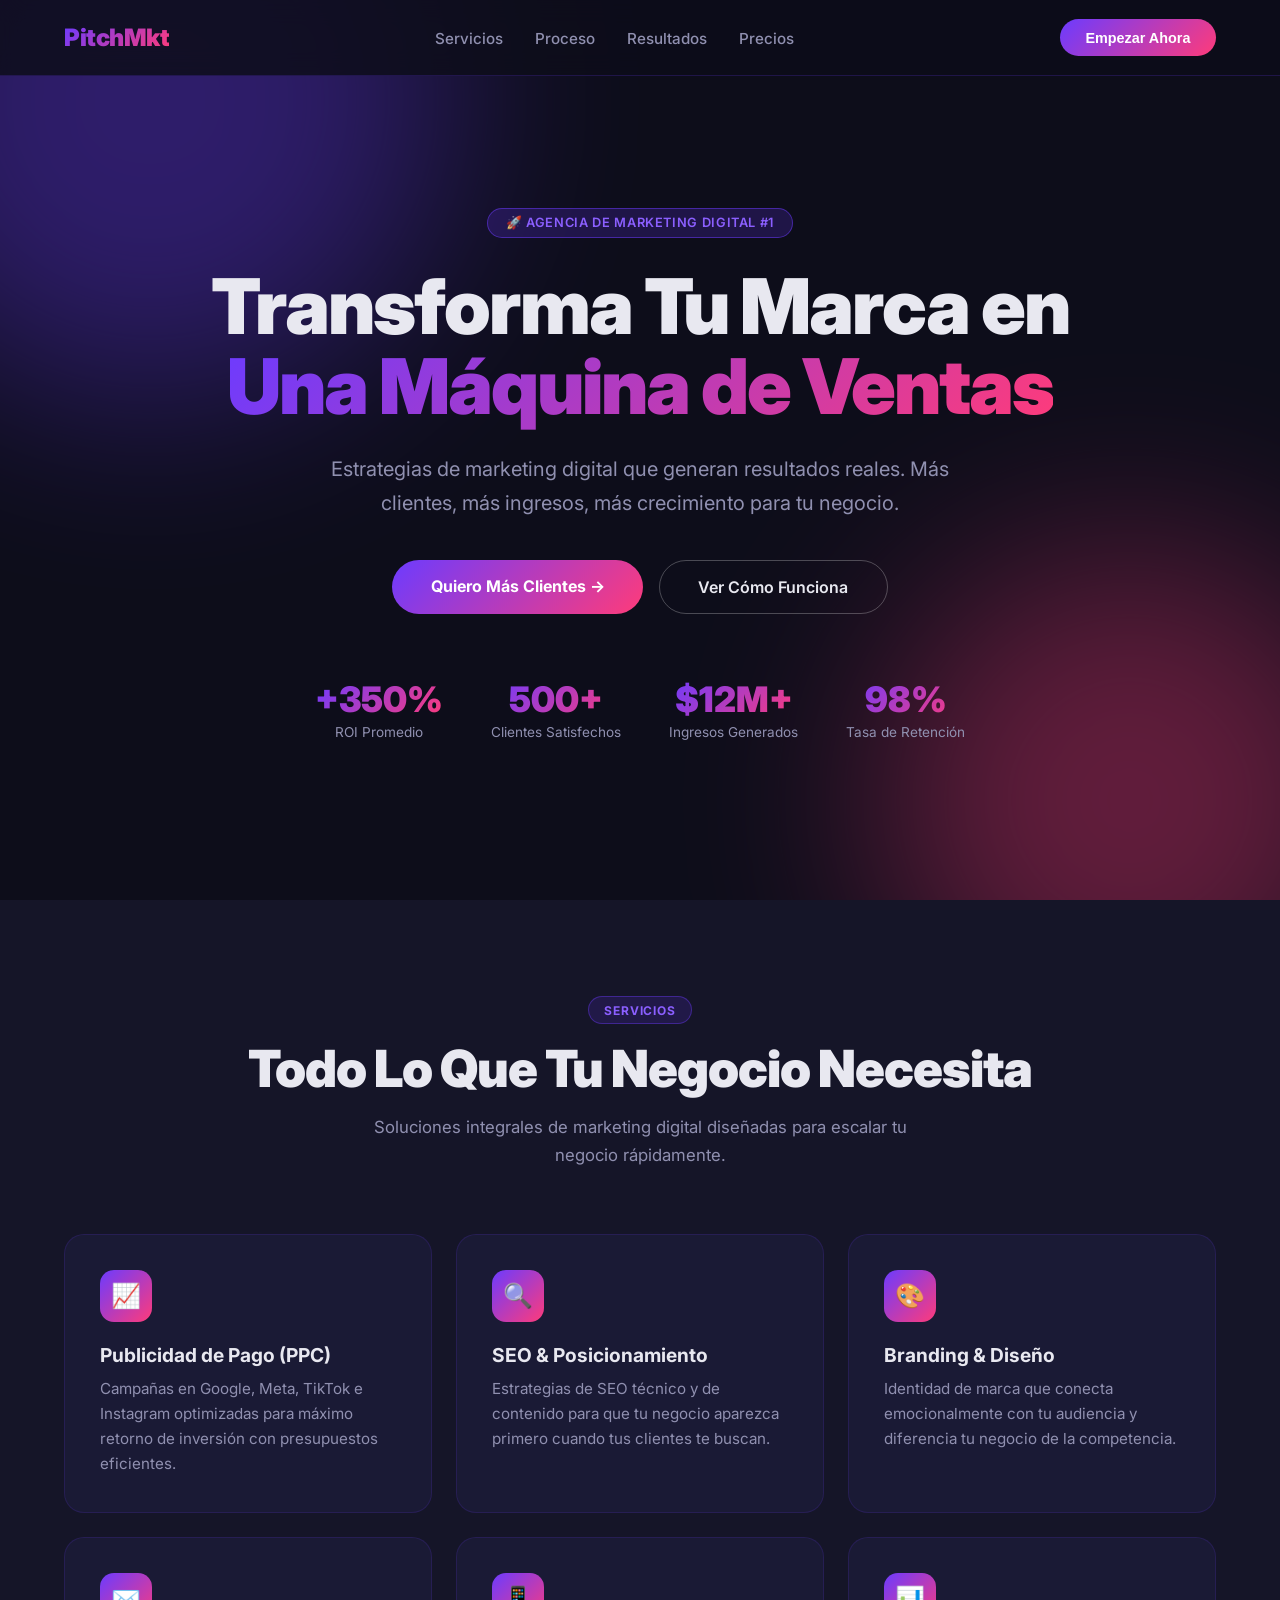
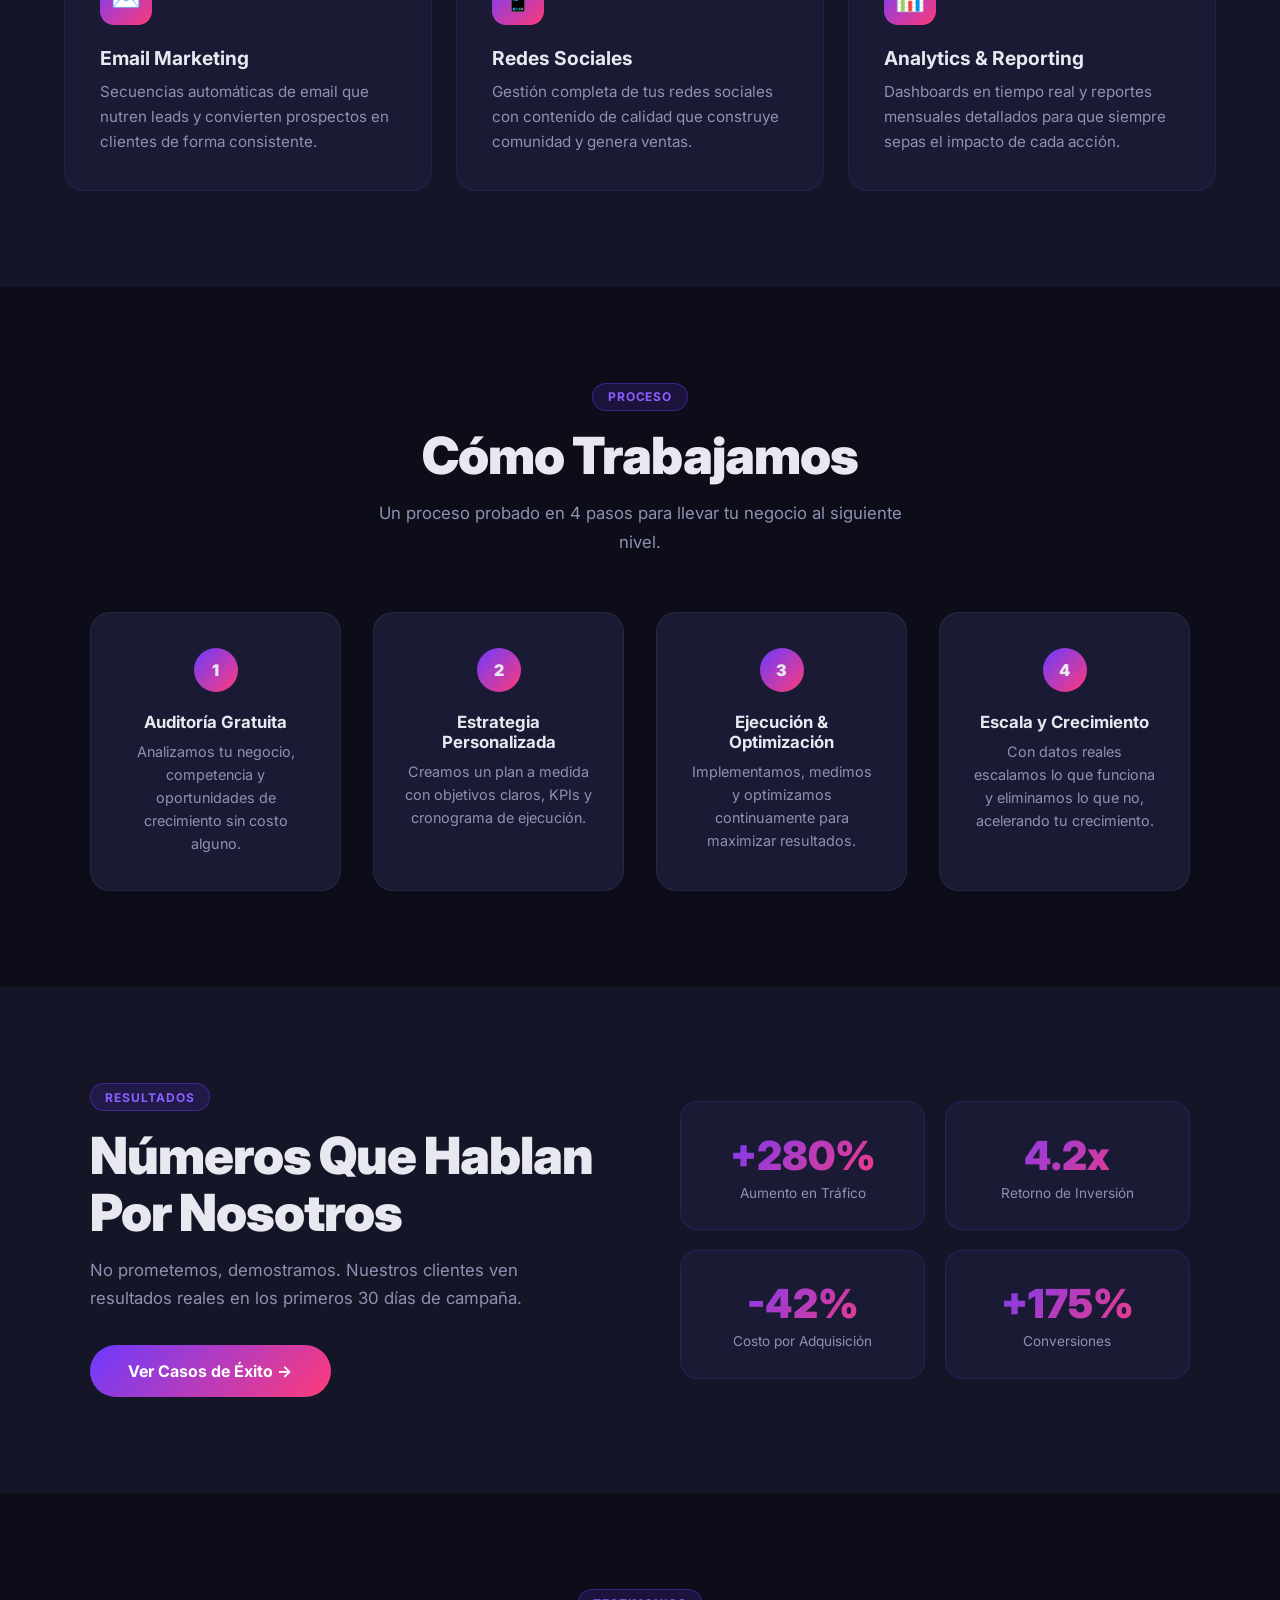
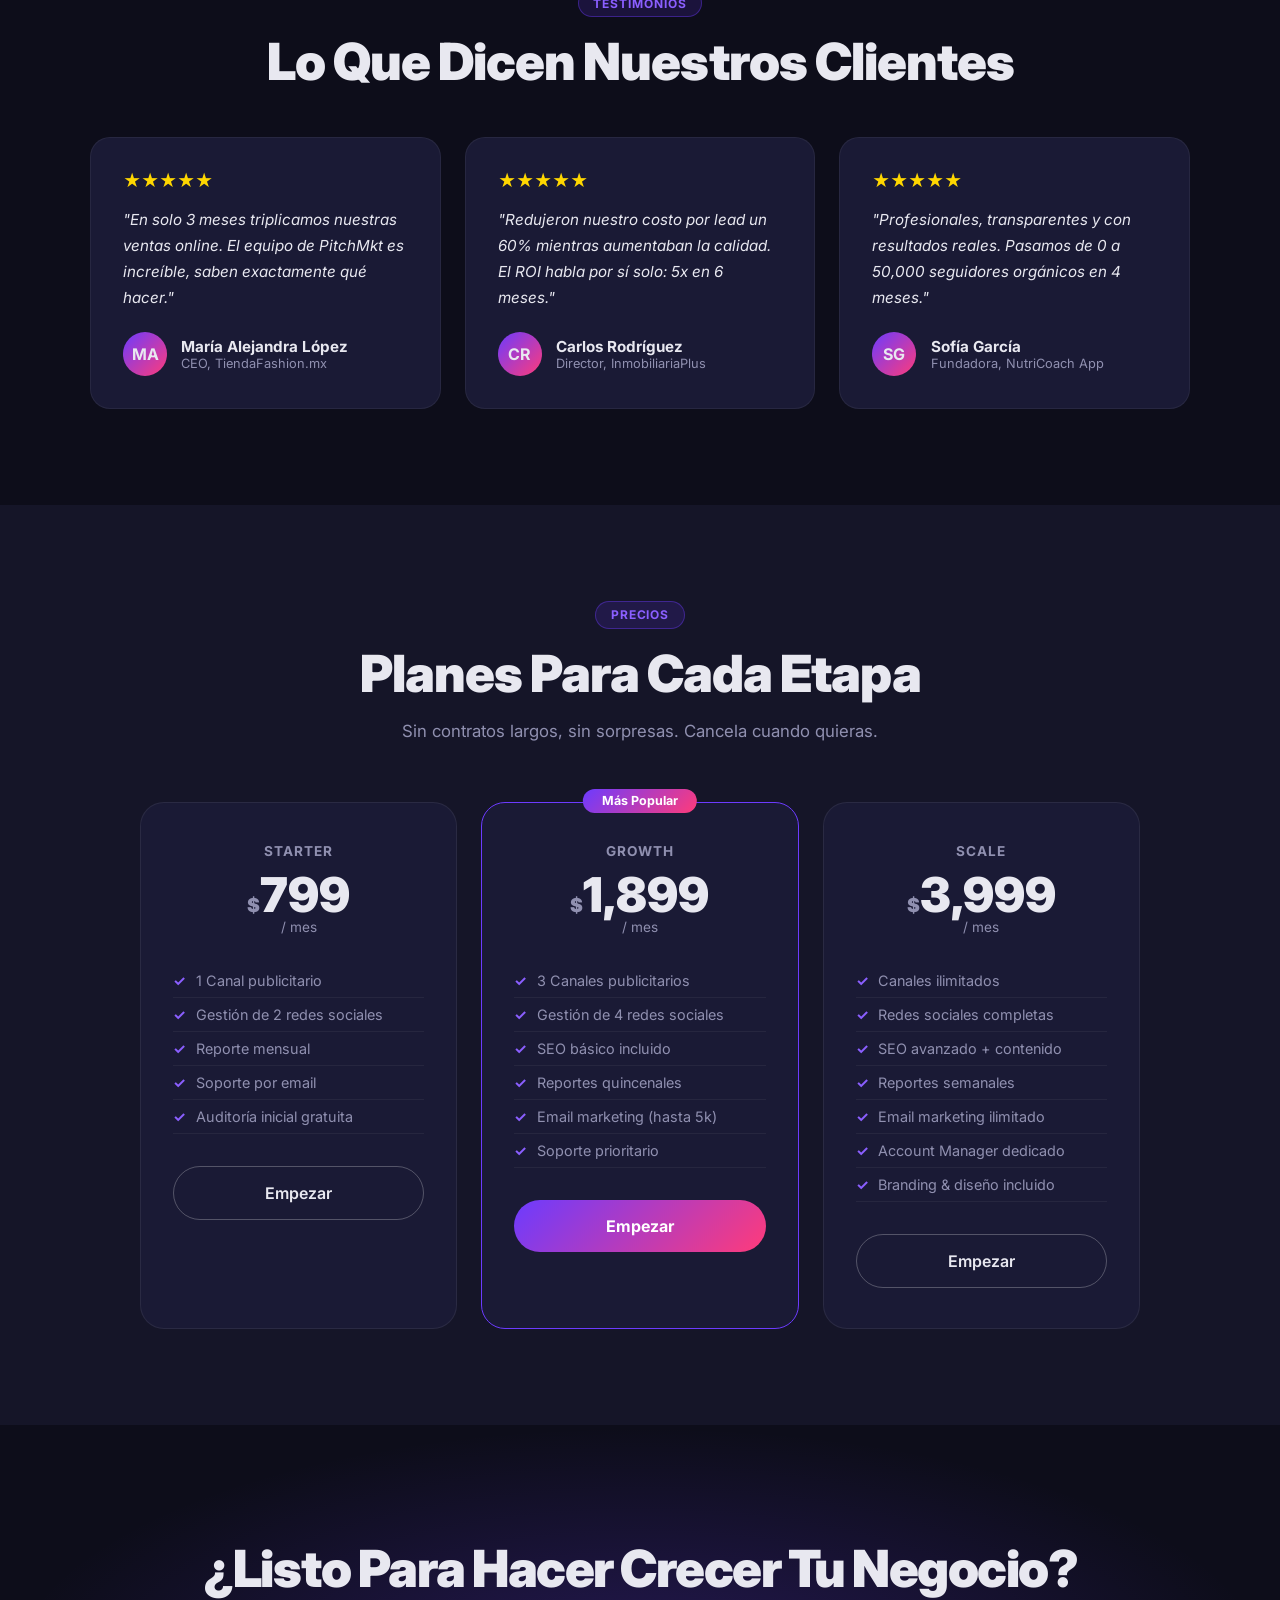
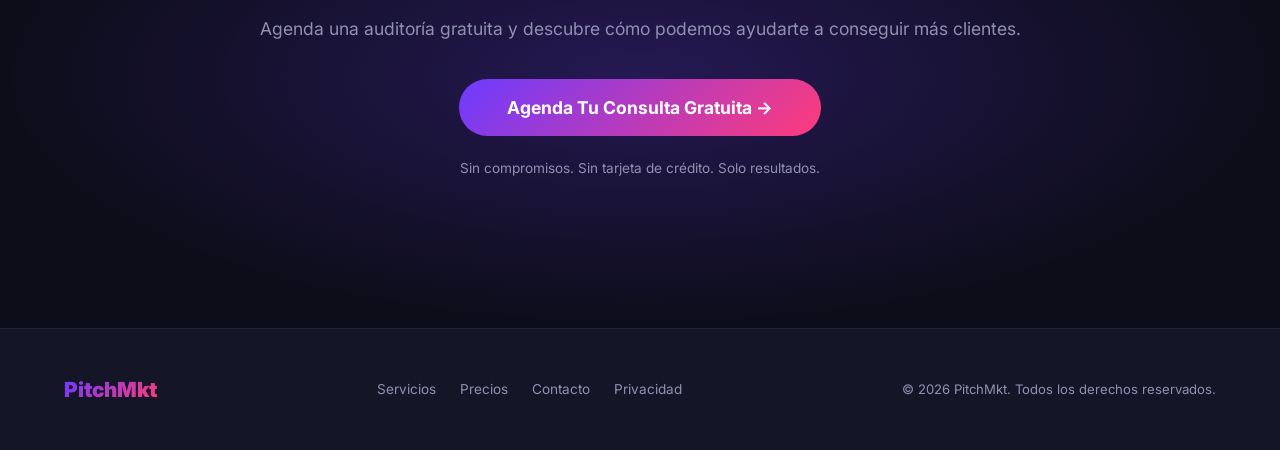
<file: Pitch Marketing.html>
<!DOCTYPE html>
<html lang="es">
<head>
  <meta charset="UTF-8" />
  <meta name="viewport" content="width=device-width, initial-scale=1.0" />
  <title>Pitch Marketing — Transforma Tu Negocio</title>
  <meta name="description" content="Agencia de marketing digital que impulsa tu marca con estrategias creativas y resultados medibles." />
  <link rel="preconnect" href="https://fonts.googleapis.com" />
  <link href="https://fonts.googleapis.com/css2?family=Inter:wght@300;400;600;700;900&display=swap" rel="stylesheet" />
  <style>
    *, *::before, *::after { box-sizing: border-box; margin: 0; padding: 0; }

    :root {
      --primary: #6C3BFF;
      --primary-light: #8B5FFF;
      --accent: #FF3B7A;
      --dark: #0D0D1A;
      --dark2: #151528;
      --card-bg: #1A1A35;
      --text: #E8E8F0;
      --muted: #9090B0;
      --white: #ffffff;
      --gradient: linear-gradient(135deg, #6C3BFF 0%, #FF3B7A 100%);
    }

    html { scroll-behavior: smooth; }

    body {
      font-family: 'Inter', sans-serif;
      background: var(--dark);
      color: var(--text);
      overflow-x: hidden;
    }

    /* ── NAV ── */
    nav {
      position: fixed; top: 0; width: 100%; z-index: 100;
      display: flex; align-items: center; justify-content: space-between;
      padding: 1.2rem 5%;
      background: rgba(13,13,26,.85);
      backdrop-filter: blur(12px);
      border-bottom: 1px solid rgba(108,59,255,.2);
    }
    .logo {
      font-size: 1.5rem; font-weight: 900; letter-spacing: -0.5px;
      background: var(--gradient); -webkit-background-clip: text; -webkit-text-fill-color: transparent;
    }
    .nav-links { display: flex; gap: 2rem; list-style: none; }
    .nav-links a { color: var(--muted); text-decoration: none; font-size: .95rem; font-weight: 500; transition: color .2s; }
    .nav-links a:hover { color: var(--white); }
    .nav-cta {
      background: var(--gradient); color: var(--white); border: none; cursor: pointer;
      padding: .65rem 1.6rem; border-radius: 50px; font-weight: 700; font-size: .9rem;
      transition: opacity .2s, transform .2s;
    }
    .nav-cta:hover { opacity: .85; transform: translateY(-1px); }

    /* ── HERO ── */
    #hero {
      min-height: 100vh;
      display: flex; align-items: center; justify-content: center; text-align: center;
      padding: 8rem 5% 5rem;
      position: relative; overflow: hidden;
    }
    .hero-blob {
      position: absolute; border-radius: 50%; filter: blur(100px); opacity: .35; pointer-events: none;
    }
    .blob1 { width: 600px; height: 600px; background: var(--primary); top: -200px; left: -150px; }
    .blob2 { width: 500px; height: 500px; background: var(--accent); bottom: -150px; right: -100px; }

    .hero-badge {
      display: inline-block; background: rgba(108,59,255,.2); border: 1px solid rgba(108,59,255,.5);
      color: var(--primary-light); padding: .4rem 1.1rem; border-radius: 50px;
      font-size: .8rem; font-weight: 600; letter-spacing: .05em; text-transform: uppercase;
      margin-bottom: 1.8rem;
    }
    h1 {
      font-size: clamp(2.8rem, 6vw, 5.5rem);
      font-weight: 900; line-height: 1.05; letter-spacing: -2px;
      margin-bottom: 1.5rem;
    }
    h1 span { background: var(--gradient); -webkit-background-clip: text; -webkit-text-fill-color: transparent; }
    .hero-sub {
      font-size: clamp(1rem, 2vw, 1.25rem); color: var(--muted); max-width: 640px;
      margin: 0 auto 2.5rem; line-height: 1.7;
    }
    .hero-btns { display: flex; gap: 1rem; justify-content: center; flex-wrap: wrap; }
    .btn-primary {
      background: var(--gradient); color: var(--white); border: none; cursor: pointer;
      padding: 1rem 2.4rem; border-radius: 50px; font-weight: 700; font-size: 1rem;
      transition: opacity .2s, transform .2s; text-decoration: none; display: inline-block;
    }
    .btn-primary:hover { opacity: .85; transform: translateY(-2px); }
    .btn-outline {
      background: transparent; color: var(--text); border: 1.5px solid rgba(255,255,255,.25); cursor: pointer;
      padding: 1rem 2.4rem; border-radius: 50px; font-weight: 600; font-size: 1rem;
      transition: border-color .2s, transform .2s; text-decoration: none; display: inline-block;
    }
    .btn-outline:hover { border-color: var(--primary-light); transform: translateY(-2px); }

    .hero-stats {
      display: flex; gap: 3rem; justify-content: center; flex-wrap: wrap;
      margin-top: 4rem;
    }
    .stat { text-align: center; }
    .stat-num { font-size: 2.2rem; font-weight: 900; background: var(--gradient); -webkit-background-clip: text; -webkit-text-fill-color: transparent; }
    .stat-label { font-size: .85rem; color: var(--muted); margin-top: .25rem; }

    /* ── SECTION BASE ── */
    section { padding: 6rem 5%; }
    .section-tag {
      display: inline-block; background: rgba(108,59,255,.15); border: 1px solid rgba(108,59,255,.4);
      color: var(--primary-light); padding: .35rem .9rem; border-radius: 50px;
      font-size: .75rem; font-weight: 700; letter-spacing: .08em; text-transform: uppercase;
      margin-bottom: 1rem;
    }
    .section-title {
      font-size: clamp(2rem, 4vw, 3.2rem); font-weight: 900; letter-spacing: -1px;
      margin-bottom: 1rem; line-height: 1.1;
    }
    .section-sub { color: var(--muted); max-width: 560px; line-height: 1.7; font-size: 1.05rem; }

    /* ── SERVICES ── */
    #services { background: var(--dark2); }
    .services-header { text-align: center; margin-bottom: 4rem; }
    .services-grid {
      display: grid; grid-template-columns: repeat(auto-fit, minmax(280px, 1fr));
      gap: 1.5rem; max-width: 1200px; margin: 0 auto;
    }
    .service-card {
      background: var(--card-bg); border: 1px solid rgba(108,59,255,.15); border-radius: 20px;
      padding: 2.2rem; transition: transform .25s, border-color .25s;
    }
    .service-card:hover { transform: translateY(-6px); border-color: rgba(108,59,255,.5); }
    .service-icon {
      width: 52px; height: 52px; border-radius: 14px;
      background: var(--gradient); display: flex; align-items: center; justify-content: center;
      font-size: 1.5rem; margin-bottom: 1.3rem;
    }
    .service-card h3 { font-size: 1.2rem; font-weight: 700; margin-bottom: .6rem; }
    .service-card p { color: var(--muted); line-height: 1.65; font-size: .95rem; }

    /* ── HOW IT WORKS ── */
    #process { text-align: center; }
    .steps { display: flex; gap: 2rem; flex-wrap: wrap; justify-content: center; margin-top: 3.5rem; max-width: 1100px; margin-inline: auto; }
    .step {
      flex: 1; min-width: 220px; max-width: 260px;
      background: var(--card-bg); border: 1px solid rgba(255,255,255,.06); border-radius: 20px;
      padding: 2.2rem 1.8rem; position: relative;
    }
    .step-num {
      width: 44px; height: 44px; border-radius: 50%; background: var(--gradient);
      display: flex; align-items: center; justify-content: center;
      font-weight: 900; font-size: 1rem; margin: 0 auto 1.2rem;
    }
    .step h3 { font-size: 1.05rem; font-weight: 700; margin-bottom: .5rem; }
    .step p { color: var(--muted); font-size: .9rem; line-height: 1.6; }

    /* ── RESULTS ── */
    #results { background: var(--dark2); }
    .results-wrap { display: flex; gap: 5rem; align-items: center; flex-wrap: wrap; max-width: 1100px; margin: 0 auto; }
    .results-text { flex: 1; min-width: 280px; }
    .results-metrics { flex: 1; min-width: 280px; display: grid; grid-template-columns: 1fr 1fr; gap: 1.2rem; }
    .metric-card {
      background: var(--card-bg); border: 1px solid rgba(108,59,255,.2); border-radius: 18px;
      padding: 1.8rem; text-align: center;
    }
    .metric-num { font-size: 2.5rem; font-weight: 900; background: var(--gradient); -webkit-background-clip: text; -webkit-text-fill-color: transparent; }
    .metric-label { font-size: .85rem; color: var(--muted); margin-top: .3rem; }

    /* ── TESTIMONIALS ── */
    #testimonials { text-align: center; }
    .testi-grid { display: grid; grid-template-columns: repeat(auto-fit, minmax(300px, 1fr)); gap: 1.5rem; max-width: 1100px; margin: 3rem auto 0; }
    .testi-card {
      background: var(--card-bg); border: 1px solid rgba(255,255,255,.06); border-radius: 20px;
      padding: 2rem; text-align: left;
    }
    .stars { color: #FFD700; font-size: 1.1rem; margin-bottom: 1rem; }
    .testi-text { color: var(--text); line-height: 1.7; font-size: .95rem; margin-bottom: 1.3rem; font-style: italic; }
    .testi-author { display: flex; align-items: center; gap: .9rem; }
    .avatar {
      width: 44px; height: 44px; border-radius: 50%; background: var(--gradient);
      display: flex; align-items: center; justify-content: center; font-weight: 700; font-size: 1rem;
    }
    .author-name { font-weight: 700; font-size: .95rem; }
    .author-role { color: var(--muted); font-size: .8rem; }

    /* ── PRICING ── */
    #pricing { background: var(--dark2); text-align: center; }
    .pricing-grid { display: grid; grid-template-columns: repeat(auto-fit, minmax(280px, 1fr)); gap: 1.5rem; max-width: 1000px; margin: 3.5rem auto 0; }
    .price-card {
      background: var(--card-bg); border: 1px solid rgba(255,255,255,.07); border-radius: 24px;
      padding: 2.5rem 2rem; position: relative; transition: transform .25s;
    }
    .price-card:hover { transform: translateY(-6px); }
    .price-card.popular { border-color: var(--primary); }
    .popular-badge {
      position: absolute; top: -14px; left: 50%; transform: translateX(-50%);
      background: var(--gradient); color: var(--white); padding: .3rem 1.2rem;
      border-radius: 50px; font-size: .78rem; font-weight: 700;
    }
    .price-plan { font-size: .85rem; font-weight: 700; color: var(--muted); text-transform: uppercase; letter-spacing: .08em; margin-bottom: .8rem; }
    .price-amount { font-size: 3rem; font-weight: 900; line-height: 1; }
    .price-amount span { font-size: 1.2rem; color: var(--muted); }
    .price-period { color: var(--muted); font-size: .85rem; margin-bottom: 1.8rem; }
    .price-features { list-style: none; text-align: left; margin-bottom: 2rem; }
    .price-features li { padding: .5rem 0; border-bottom: 1px solid rgba(255,255,255,.05); font-size: .9rem; color: var(--muted); display: flex; gap: .6rem; align-items: center; }
    .price-features li::before { content: "✓"; color: var(--primary-light); font-weight: 700; }

    /* ── CTA SECTION ── */
    #cta {
      text-align: center; padding: 7rem 5%;
      background: radial-gradient(ellipse at center, rgba(108,59,255,.25) 0%, transparent 70%);
    }
    #cta h2 { font-size: clamp(2rem, 4vw, 3.5rem); font-weight: 900; letter-spacing: -1.5px; margin-bottom: 1.2rem; }
    #cta p { color: var(--muted); font-size: 1.1rem; margin-bottom: 2.5rem; }

    /* ── FOOTER ── */
    footer {
      background: var(--dark2); border-top: 1px solid rgba(255,255,255,.06);
      padding: 3rem 5%; display: flex; justify-content: space-between; align-items: center; flex-wrap: wrap; gap: 1rem;
    }
    .footer-logo { font-size: 1.3rem; font-weight: 900; background: var(--gradient); -webkit-background-clip: text; -webkit-text-fill-color: transparent; }
    .footer-links { display: flex; gap: 1.5rem; }
    .footer-links a { color: var(--muted); text-decoration: none; font-size: .85rem; transition: color .2s; }
    .footer-links a:hover { color: var(--white); }
    .footer-copy { color: var(--muted); font-size: .82rem; }

    /* ── RESPONSIVE ── */
    @media (max-width: 700px) {
      .nav-links { display: none; }
      .results-wrap { flex-direction: column; }
    }
  </style>
</head>
<body>

<!-- NAV -->
<nav>
  <div class="logo">PitchMkt</div>
  <ul class="nav-links">
    <li><a href="#services">Servicios</a></li>
    <li><a href="#process">Proceso</a></li>
    <li><a href="#results">Resultados</a></li>
    <li><a href="#pricing">Precios</a></li>
  </ul>
  <button class="nav-cta" onclick="document.getElementById('cta').scrollIntoView({behavior:'smooth'})">Empezar Ahora</button>
</nav>

<!-- HERO -->
<section id="hero">
  <div class="hero-blob blob1"></div>
  <div class="hero-blob blob2"></div>
  <div style="position:relative;z-index:1;">
    <div class="hero-badge">🚀 Agencia de Marketing Digital #1</div>
    <h1>Transforma Tu Marca en<br /><span>Una Máquina de Ventas</span></h1>
    <p class="hero-sub">Estrategias de marketing digital que generan resultados reales. Más clientes, más ingresos, más crecimiento para tu negocio.</p>
    <div class="hero-btns">
      <a href="#cta" class="btn-primary">Quiero Más Clientes →</a>
      <a href="#process" class="btn-outline">Ver Cómo Funciona</a>
    </div>
    <div class="hero-stats">
      <div class="stat"><div class="stat-num">+350%</div><div class="stat-label">ROI Promedio</div></div>
      <div class="stat"><div class="stat-num">500+</div><div class="stat-label">Clientes Satisfechos</div></div>
      <div class="stat"><div class="stat-num">$12M+</div><div class="stat-label">Ingresos Generados</div></div>
      <div class="stat"><div class="stat-num">98%</div><div class="stat-label">Tasa de Retención</div></div>
    </div>
  </div>
</section>

<!-- SERVICES -->
<section id="services">
  <div class="services-header">
    <div class="section-tag">Servicios</div>
    <h2 class="section-title">Todo Lo Que Tu Negocio Necesita</h2>
    <p class="section-sub" style="margin:0 auto;">Soluciones integrales de marketing digital diseñadas para escalar tu negocio rápidamente.</p>
  </div>
  <div class="services-grid">
    <div class="service-card">
      <div class="service-icon">📈</div>
      <h3>Publicidad de Pago (PPC)</h3>
      <p>Campañas en Google, Meta, TikTok e Instagram optimizadas para máximo retorno de inversión con presupuestos eficientes.</p>
    </div>
    <div class="service-card">
      <div class="service-icon">🔍</div>
      <h3>SEO & Posicionamiento</h3>
      <p>Estrategias de SEO técnico y de contenido para que tu negocio aparezca primero cuando tus clientes te buscan.</p>
    </div>
    <div class="service-card">
      <div class="service-icon">🎨</div>
      <h3>Branding & Diseño</h3>
      <p>Identidad de marca que conecta emocionalmente con tu audiencia y diferencia tu negocio de la competencia.</p>
    </div>
    <div class="service-card">
      <div class="service-icon">✉️</div>
      <h3>Email Marketing</h3>
      <p>Secuencias automáticas de email que nutren leads y convierten prospectos en clientes de forma consistente.</p>
    </div>
    <div class="service-card">
      <div class="service-icon">📱</div>
      <h3>Redes Sociales</h3>
      <p>Gestión completa de tus redes sociales con contenido de calidad que construye comunidad y genera ventas.</p>
    </div>
    <div class="service-card">
      <div class="service-icon">📊</div>
      <h3>Analytics & Reporting</h3>
      <p>Dashboards en tiempo real y reportes mensuales detallados para que siempre sepas el impacto de cada acción.</p>
    </div>
  </div>
</section>

<!-- PROCESS -->
<section id="process">
  <div class="section-tag">Proceso</div>
  <h2 class="section-title">Cómo Trabajamos</h2>
  <p class="section-sub" style="margin:0 auto 0;">Un proceso probado en 4 pasos para llevar tu negocio al siguiente nivel.</p>
  <div class="steps">
    <div class="step">
      <div class="step-num">1</div>
      <h3>Auditoría Gratuita</h3>
      <p>Analizamos tu negocio, competencia y oportunidades de crecimiento sin costo alguno.</p>
    </div>
    <div class="step">
      <div class="step-num">2</div>
      <h3>Estrategia Personalizada</h3>
      <p>Creamos un plan a medida con objetivos claros, KPIs y cronograma de ejecución.</p>
    </div>
    <div class="step">
      <div class="step-num">3</div>
      <h3>Ejecución & Optimización</h3>
      <p>Implementamos, medimos y optimizamos continuamente para maximizar resultados.</p>
    </div>
    <div class="step">
      <div class="step-num">4</div>
      <h3>Escala y Crecimiento</h3>
      <p>Con datos reales escalamos lo que funciona y eliminamos lo que no, acelerando tu crecimiento.</p>
    </div>
  </div>
</section>

<!-- RESULTS -->
<section id="results">
  <div class="results-wrap">
    <div class="results-text">
      <div class="section-tag">Resultados</div>
      <h2 class="section-title">Números Que Hablan Por Nosotros</h2>
      <p class="section-sub">No prometemos, demostramos. Nuestros clientes ven resultados reales en los primeros 30 días de campaña.</p>
      <a href="#cta" class="btn-primary" style="margin-top:2rem;display:inline-block;">Ver Casos de Éxito →</a>
    </div>
    <div class="results-metrics">
      <div class="metric-card"><div class="metric-num">+280%</div><div class="metric-label">Aumento en Tráfico</div></div>
      <div class="metric-card"><div class="metric-num">4.2x</div><div class="metric-label">Retorno de Inversión</div></div>
      <div class="metric-card"><div class="metric-num">-42%</div><div class="metric-label">Costo por Adquisición</div></div>
      <div class="metric-card"><div class="metric-num">+175%</div><div class="metric-label">Conversiones</div></div>
    </div>
  </div>
</section>

<!-- TESTIMONIALS -->
<section id="testimonials">
  <div class="section-tag">Testimonios</div>
  <h2 class="section-title">Lo Que Dicen Nuestros Clientes</h2>
  <div class="testi-grid">
    <div class="testi-card">
      <div class="stars">★★★★★</div>
      <p class="testi-text">"En solo 3 meses triplicamos nuestras ventas online. El equipo de PitchMkt es increíble, saben exactamente qué hacer."</p>
      <div class="testi-author">
        <div class="avatar">MA</div>
        <div><div class="author-name">María Alejandra López</div><div class="author-role">CEO, TiendaFashion.mx</div></div>
      </div>
    </div>
    <div class="testi-card">
      <div class="stars">★★★★★</div>
      <p class="testi-text">"Redujeron nuestro costo por lead un 60% mientras aumentaban la calidad. El ROI habla por sí solo: 5x en 6 meses."</p>
      <div class="testi-author">
        <div class="avatar">CR</div>
        <div><div class="author-name">Carlos Rodríguez</div><div class="author-role">Director, InmobiliariaPlus</div></div>
      </div>
    </div>
    <div class="testi-card">
      <div class="stars">★★★★★</div>
      <p class="testi-text">"Profesionales, transparentes y con resultados reales. Pasamos de 0 a 50,000 seguidores orgánicos en 4 meses."</p>
      <div class="testi-author">
        <div class="avatar">SG</div>
        <div><div class="author-name">Sofía García</div><div class="author-role">Fundadora, NutriCoach App</div></div>
      </div>
    </div>
  </div>
</section>

<!-- PRICING -->
<section id="pricing">
  <div class="section-tag">Precios</div>
  <h2 class="section-title">Planes Para Cada Etapa</h2>
  <p class="section-sub" style="margin:0 auto;">Sin contratos largos, sin sorpresas. Cancela cuando quieras.</p>
  <div class="pricing-grid">
    <div class="price-card">
      <div class="price-plan">Starter</div>
      <div class="price-amount"><span>$</span>799</div>
      <div class="price-period">/ mes</div>
      <ul class="price-features">
        <li>1 Canal publicitario</li>
        <li>Gestión de 2 redes sociales</li>
        <li>Reporte mensual</li>
        <li>Soporte por email</li>
        <li>Auditoría inicial gratuita</li>
      </ul>
      <a href="#cta" class="btn-outline" style="display:block;text-align:center;">Empezar</a>
    </div>
    <div class="price-card popular">
      <div class="popular-badge">Más Popular</div>
      <div class="price-plan">Growth</div>
      <div class="price-amount"><span>$</span>1,899</div>
      <div class="price-period">/ mes</div>
      <ul class="price-features">
        <li>3 Canales publicitarios</li>
        <li>Gestión de 4 redes sociales</li>
        <li>SEO básico incluido</li>
        <li>Reportes quincenales</li>
        <li>Email marketing (hasta 5k)</li>
        <li>Soporte prioritario</li>
      </ul>
      <a href="#cta" class="btn-primary" style="display:block;text-align:center;">Empezar</a>
    </div>
    <div class="price-card">
      <div class="price-plan">Scale</div>
      <div class="price-amount"><span>$</span>3,999</div>
      <div class="price-period">/ mes</div>
      <ul class="price-features">
        <li>Canales ilimitados</li>
        <li>Redes sociales completas</li>
        <li>SEO avanzado + contenido</li>
        <li>Reportes semanales</li>
        <li>Email marketing ilimitado</li>
        <li>Account Manager dedicado</li>
        <li>Branding & diseño incluido</li>
      </ul>
      <a href="#cta" class="btn-outline" style="display:block;text-align:center;">Empezar</a>
    </div>
  </div>
</section>

<!-- CTA -->
<section id="cta">
  <h2>¿Listo Para Hacer Crecer Tu Negocio?</h2>
  <p>Agenda una auditoría gratuita y descubre cómo podemos ayudarte a conseguir más clientes.</p>
  <a href="mailto:hola@pitchmkt.com" class="btn-primary" style="font-size:1.1rem;padding:1.1rem 3rem;">Agenda Tu Consulta Gratuita →</a>
  <p style="margin-top:1.5rem;font-size:.85rem;color:var(--muted);">Sin compromisos. Sin tarjeta de crédito. Solo resultados.</p>
</section>

<!-- FOOTER -->
<footer>
  <div class="footer-logo">PitchMkt</div>
  <div class="footer-links">
    <a href="#services">Servicios</a>
    <a href="#pricing">Precios</a>
    <a href="mailto:hola@pitchmkt.com">Contacto</a>
    <a href="#">Privacidad</a>
  </div>
  <div class="footer-copy">© 2026 PitchMkt. Todos los derechos reservados.</div>
</footer>

</body>
</html>
</file>
<file: styles.css>
@import url('https://fonts.googleapis.com/css2?family=Inter:wght@300;400;500;600;700;800;900&display=swap');

:root {
  --purple: #5B21B6;
  --purple-2: #7C5CE0;
  --purple-ink: #3C1487;
  --ink: #0E0E14;
  --ink-2: #181824;
  --ink-3: #22222E;
  --gray: #64647A;
  --gray-2: #9090A8;
  --line: rgba(255,255,255,.07);
  --white: #fff;
  --radius: 22px;
  --ease: cubic-bezier(.16,1,.3,1);
}

*, *::before, *::after { box-sizing: border-box; margin: 0; padding: 0; }
html { scroll-behavior: smooth; font-size: 16px; }
body { font-family: 'Inter', system-ui, sans-serif; background: var(--ink); color: var(--white); overflow-x: hidden; line-height: 1.6; }
a { color: inherit; text-decoration: none; }
img { display: block; max-width: 100%; }

/* SCROLL PROGRESS */
.scroll-progress { position: fixed; top: 0; left: 0; height: 3px; background: linear-gradient(90deg, var(--purple), var(--purple-2)); z-index: 999; width: 0%; transition: width .1s linear; }

/* WRAP */
.wrap { max-width: 1180px; margin: 0 auto; padding: 0 24px; }

/* BUTTONS */
.btn { display: inline-flex; align-items: center; gap: 8px; padding: 14px 28px; border-radius: 50px; font-weight: 700; font-size: .95rem; transition: all .22s var(--ease); cursor: pointer; border: none; font-family: inherit; }
.btn-arrow { transition: transform .22s var(--ease); }
.btn:hover .btn-arrow { transform: translateX(4px); }
.btn-primary { background: var(--purple); color: #fff; }
.btn-primary:hover { background: var(--purple-2); transform: translateY(-2px); box-shadow: 0 8px 32px rgba(124,92,224,.4); }
.btn-ghost { background: rgba(255,255,255,.07); color: #fff; border: 1px solid rgba(255,255,255,.15); }
.btn-ghost:hover { background: rgba(255,255,255,.13); transform: translateY(-2px); }
.btn-wa { gap: 10px; }
.btn-light { background: #fff; color: var(--ink); }
.btn-light:hover { background: rgba(255,255,255,.9); transform: translateY(-2px); }

/* NAV */
.nav { position: fixed; top: 0; left: 0; right: 0; z-index: 100; padding: 18px 0; transition: background .3s, backdrop-filter .3s, box-shadow .3s; }
.nav.scrolled { background: rgba(14,14,20,.92); backdrop-filter: blur(20px); box-shadow: 0 1px 0 var(--line); }
.nav-inner { display: flex; align-items: center; justify-content: space-between; gap: 24px; }
.logo-text { font-size: 1.25rem; font-weight: 900; letter-spacing: -0.5px; color: #fff; }
.logo-accent { color: var(--purple-2); }
.nav-links { display: flex; gap: 28px; }
.nav-links a { font-size: .88rem; font-weight: 500; color: var(--gray-2); transition: color .2s; }
.nav-links a:hover { color: #fff; }
.nav-cta-wrap { display: flex; align-items: center; gap: 16px; }
.menu-toggle { display: none; flex-direction: column; gap: 5px; background: none; border: none; cursor: pointer; padding: 6px; }
.menu-toggle span { display: block; width: 22px; height: 2px; background: #fff; border-radius: 2px; transition: all .22s; }
.menu-toggle.open span:nth-child(1) { transform: translateY(7px) rotate(45deg); }
.menu-toggle.open span:nth-child(2) { opacity: 0; }
.menu-toggle.open span:nth-child(3) { transform: translateY(-7px) rotate(-45deg); }

/* MOBILE MENU */
.mobile-menu { display: none; flex-direction: column; position: fixed; top: 72px; left: 0; right: 0; background: var(--ink-2); z-index: 99; padding: 24px; gap: 20px; border-bottom: 1px solid var(--line); }
.mobile-menu.open { display: flex; }
.mobile-menu a { font-size: 1.05rem; font-weight: 600; color: var(--gray-2); transition: color .2s; }
.mobile-menu a:hover { color: #fff; }

/* HERO */
.hero { min-height: 100vh; display: flex; flex-direction: column; justify-content: center; padding: 140px 0 80px; position: relative; overflow: hidden; }
.hero-glow { position: absolute; top: -200px; left: 50%; transform: translateX(-50%); width: 800px; height: 800px; background: radial-gradient(ellipse, rgba(91,33,182,.3) 0%, transparent 70%); pointer-events: none; }
.hero-grid { position: absolute; inset: 0; background-image: linear-gradient(var(--line) 1px, transparent 1px), linear-gradient(90deg, var(--line) 1px, transparent 1px); background-size: 60px 60px; pointer-events: none; mask-image: radial-gradient(ellipse at 50% 50%, black 30%, transparent 80%); }
.hero-inner { position: relative; z-index: 1; }
.eyebrow { font-size: .78rem; font-weight: 700; letter-spacing: .12em; text-transform: uppercase; color: var(--purple-2); margin-bottom: 20px; }
h1 { font-size: clamp(2.4rem, 5vw, 4.6rem); font-weight: 900; line-height: 1.06; letter-spacing: -1.5px; margin-bottom: 24px; }
.accent { color: var(--purple-2); }
.hero-sub { font-size: clamp(1rem, 1.5vw, 1.16rem); color: var(--gray-2); max-width: 640px; line-height: 1.72; margin-bottom: 36px; }
.hero-actions { display: flex; gap: 14px; flex-wrap: wrap; margin-bottom: 32px; }
.hero-badges { display: flex; gap: 10px; flex-wrap: wrap; margin-top: 8px; }
.badge { display: flex; align-items: center; gap: 7px; background: rgba(255,255,255,.05); border: 1px solid var(--line); padding: 6px 14px; border-radius: 50px; font-size: .78rem; font-weight: 600; color: var(--gray-2); }
.badge-dot { width: 6px; height: 6px; border-radius: 50%; background: var(--purple-2); }
.hero-cards-row { display: grid; grid-template-columns: repeat(4,1fr); gap: 16px; margin-top: 56px; position: relative; z-index: 1; }
.hero-card { background: var(--ink-2); border: 1px solid var(--line); border-radius: 16px; padding: 22px 20px; text-align: center; transition: border-color .25s, transform .25s; }
.hero-card:hover { border-color: rgba(124,92,224,.4); transform: translateY(-4px); }
.hc-icon { font-size: 1.8rem; margin-bottom: 10px; }
.hc-label { font-size: .82rem; font-weight: 600; color: var(--gray-2); }

/* STATS */
.stats { padding: 56px 0; border-top: 1px solid var(--line); border-bottom: 1px solid var(--line); }
.stats-grid { display: grid; grid-template-columns: repeat(4,1fr); gap: 24px; }
.stat { text-align: center; }
.stat .num { font-size: clamp(2rem, 3.5vw, 3rem); font-weight: 900; letter-spacing: -1px; color: var(--purple-2); }
.stat .lbl { font-size: .82rem; color: var(--gray); margin-top: 6px; }

/* SECTION BLOCK */
.block { padding: 96px 0; }
.sec-head { max-width: 720px; margin-bottom: 64px; }
.sec-head h2 { font-size: clamp(1.8rem, 3.5vw, 2.8rem); font-weight: 900; letter-spacing: -1px; line-height: 1.12; margin: 12px 0 16px; }
.sec-head p { color: var(--gray-2); line-height: 1.72; font-size: 1.02rem; }
h2 { font-size: clamp(1.8rem, 3.5vw, 2.8rem); font-weight: 900; letter-spacing: -1px; line-height: 1.12; }

/* BENEFICIOS */
.beneficios { background: var(--ink-2); }
.ben-grid { display: grid; grid-template-columns: repeat(3,1fr); gap: 24px; }
.ben-card { background: var(--ink-3); border: 1px solid var(--line); border-radius: var(--radius); padding: 32px 28px; transition: border-color .25s, transform .25s; }
.ben-card:hover { border-color: rgba(124,92,224,.4); transform: translateY(-4px); box-shadow: 0 8px 32px rgba(0,0,0,.3); }
.ben-icon { font-size: 2rem; margin-bottom: 16px; }
.ben-card h3 { font-size: 1.1rem; font-weight: 700; margin-bottom: 10px; }
.ben-card p { color: var(--gray-2); font-size: .92rem; line-height: 1.65; }

/* ABOUT */
.about-grid { display: grid; grid-template-columns: 1fr 1fr; gap: 64px; align-items: center; }
.about-visual { position: relative; }
.about-card-main { background: linear-gradient(135deg, var(--purple-ink), var(--ink-3)); border: 1px solid rgba(124,92,224,.3); border-radius: 24px; padding: 40px; text-align: center; }
.about-big-num { font-size: 4rem; font-weight: 900; letter-spacing: -2px; color: var(--purple-2); line-height: 1; }
.about-big-lbl { font-size: .85rem; color: rgba(255,255,255,.5); letter-spacing: .1em; text-transform: uppercase; margin-top: 8px; margin-bottom: 24px; }
.about-divider { height: 1px; background: rgba(255,255,255,.1); margin-bottom: 24px; }
.about-mission { font-size: 1rem; font-weight: 600; color: rgba(255,255,255,.8); line-height: 1.5; }
.about-pill { position: absolute; background: var(--ink-2); border: 1px solid var(--line); border-radius: 50px; padding: 8px 16px; font-size: .82rem; font-weight: 600; white-space: nowrap; }
.about-pill-1 { bottom: -16px; left: -16px; }
.about-pill-2 { top: 40px; right: -16px; }
.lead { font-size: 1.1rem; color: rgba(255,255,255,.85); line-height: 1.72; margin-bottom: 20px; }
.about-bullets { display: flex; flex-direction: column; gap: 14px; }
.ab { display: flex; align-items: center; gap: 12px; font-size: .95rem; color: var(--gray-2); }
.ab-dot { width: 8px; height: 8px; border-radius: 50%; background: var(--purple-2); flex-shrink: 0; }

/* SERVICIOS */
.servicios { background: var(--ink-2); }
.srv-grid { display: grid; grid-template-columns: repeat(3,1fr); gap: 24px; }
.srv-card { background: var(--ink-3); border: 1px solid var(--line); border-radius: var(--radius); padding: 32px 28px; display: flex; flex-direction: column; gap: 0; transition: border-color .25s, transform .25s; position: relative; }
.srv-card:hover { border-color: rgba(124,92,224,.4); transform: translateY(-4px); box-shadow: 0 12px 40px rgba(0,0,0,.3); }
.srv-featured { border-color: rgba(124,92,224,.4); background: linear-gradient(135deg, var(--ink-3), rgba(91,33,182,.15)); }
.srv-badge-top { position: absolute; top: -12px; left: 24px; background: var(--purple); color: #fff; font-size: .72rem; font-weight: 700; padding: 4px 12px; border-radius: 50px; letter-spacing: .04em; }
.srv-icon { font-size: 2rem; margin-bottom: 12px; }
.srv-tag { font-size: .72rem; font-weight: 700; letter-spacing: .08em; text-transform: uppercase; color: var(--purple-2); margin-bottom: 10px; }
.srv-card h3 { font-size: 1.08rem; font-weight: 700; margin-bottom: 10px; line-height: 1.3; }
.srv-card p { color: var(--gray-2); font-size: .9rem; line-height: 1.65; margin-bottom: 16px; }
.srv-list { list-style: none; display: flex; flex-direction: column; gap: 6px; margin-bottom: 24px; flex: 1; }
.srv-list li { font-size: .85rem; color: var(--gray-2); line-height: 1.4; }
.srv-btn { display: inline-flex; align-items: center; gap: 6px; color: var(--purple-2); font-size: .88rem; font-weight: 700; transition: gap .2s, color .2s; margin-top: auto; }
.srv-btn:hover { gap: 10px; color: #fff; }

/* PROCESO */
.proceso { background: var(--ink-2); }
.steps { display: grid; grid-template-columns: repeat(4,1fr); gap: 24px; }
.step { background: var(--ink-3); border: 1px solid var(--line); border-radius: var(--radius); padding: 32px 24px; transition: border-color .25s; }
.step:hover { border-color: rgba(124,92,224,.3); }
.snum { font-size: 2.2rem; font-weight: 900; color: var(--purple-2); opacity: .6; margin-bottom: 16px; }
.sbar { height: 3px; width: 40px; background: var(--purple); border-radius: 3px; margin-bottom: 16px; }
.step h3 { font-size: 1rem; font-weight: 700; margin-bottom: 8px; }
.step p { color: var(--gray-2); font-size: .88rem; line-height: 1.6; }

/* RESULTADOS */
.resultados-section { padding: 96px 0; position: relative; overflow: hidden; }
.res-bg { position: absolute; inset: 0; background: linear-gradient(135deg, var(--purple-ink) 0%, #0a0a14 50%, var(--purple-ink) 100%); }
.resultados-section .wrap { position: relative; z-index: 1; }
.res-grid { display: grid; grid-template-columns: repeat(4,1fr); gap: 32px; }
.res-item { text-align: center; padding: 40px 24px; background: rgba(255,255,255,.05); border: 1px solid rgba(255,255,255,.1); border-radius: var(--radius); transition: background .25s, transform .25s; }
.res-item:hover { background: rgba(255,255,255,.09); transform: translateY(-4px); }
.res-num { font-size: clamp(2.5rem, 4vw, 3.5rem); font-weight: 900; letter-spacing: -2px; color: #fff; margin-bottom: 8px; }
.res-lbl { font-size: 1rem; font-weight: 700; color: rgba(255,255,255,.85); margin-bottom: 8px; }
.res-desc { font-size: .8rem; color: rgba(255,255,255,.45); line-height: 1.5; }

/* PORTAFOLIO */
.port-tabs { display: flex; gap: 10px; flex-wrap: wrap; margin-bottom: 40px; }
.port-tab { background: var(--ink-2); border: 1px solid var(--line); border-radius: 50px; padding: 8px 20px; font-size: .85rem; font-weight: 600; color: var(--gray-2); cursor: pointer; transition: all .2s; }
.port-tab.active, .port-tab:hover { background: var(--purple); border-color: var(--purple); color: #fff; }
.port-grid { display: grid; grid-template-columns: repeat(3,1fr); gap: 20px; }
.port-card { border-radius: var(--radius); overflow: hidden; }
.port-img { position: relative; height: 240px; border-radius: var(--radius); overflow: hidden; cursor: pointer; }
.port-ig { background: linear-gradient(135deg, #833AB4, #E1306C, #FCAF45); }
.port-ig2 { background: linear-gradient(135deg, #E1306C, #833AB4); }
.port-web { background: linear-gradient(135deg, #1877F2, #0EA5E9); }
.port-landing { background: linear-gradient(135deg, #059669, #10B981); }
.port-auto { background: linear-gradient(135deg, var(--purple), #4F46E5); }
.port-auto2 { background: linear-gradient(135deg, #0EA5E9, #6366F1); }
.port-overlay { position: absolute; inset: 0; background: linear-gradient(to top, rgba(0,0,0,.85) 0%, transparent 50%); display: flex; flex-direction: column; justify-content: flex-end; padding: 24px; opacity: 0; transition: opacity .3s; }
.port-img:hover .port-overlay { opacity: 1; }
.port-tag { font-size: .72rem; font-weight: 700; letter-spacing: .08em; text-transform: uppercase; color: rgba(255,255,255,.7); margin-bottom: 8px; }
.port-overlay h4 { font-size: 1rem; font-weight: 700; margin-bottom: 4px; }
.port-overlay p { font-size: .82rem; color: rgba(255,255,255,.75); }

/* ANTES DESPUÉS */
.ad-grid { display: grid; grid-template-columns: 1fr auto 1fr; gap: 32px; align-items: start; }
.ad-col { background: var(--ink-2); border: 1px solid var(--line); border-radius: var(--radius); padding: 36px 32px; }
.ad-after { border-color: rgba(124,92,224,.4); }
.ad-label { font-size: .85rem; font-weight: 700; letter-spacing: .06em; text-transform: uppercase; margin-bottom: 20px; padding: 6px 14px; border-radius: 50px; display: inline-block; }
.ad-before .ad-label { background: rgba(255,59,59,.12); color: #ff6b6b; }
.ad-after .ad-label { background: rgba(52,211,153,.12); color: #34d399; }
.ad-list { list-style: none; display: flex; flex-direction: column; gap: 14px; }
.ad-list li { font-size: .95rem; color: var(--gray-2); line-height: 1.5; padding-left: 0; }
.ad-divider { display: flex; align-items: center; padding-top: 80px; }
.ad-arrow { width: 48px; height: 48px; background: var(--purple); border-radius: 50%; display: flex; align-items: center; justify-content: center; font-size: 1.2rem; font-weight: 900; flex-shrink: 0; }

/* CALCULADORA */
.calc-section { background: var(--ink-2); }
.calc-wrapper { display: grid; grid-template-columns: 1fr 340px; gap: 40px; align-items: start; }
.calc-services { display: flex; flex-direction: column; gap: 12px; }
.calc-item { display: flex; align-items: center; gap: 16px; background: var(--ink-3); border: 1px solid var(--line); border-radius: 14px; padding: 18px 20px; cursor: pointer; transition: border-color .2s, background .2s; user-select: none; }
.calc-item.selected { border-color: var(--purple-2); background: rgba(124,92,224,.08); }
.calc-check { width: 22px; height: 22px; border-radius: 6px; border: 2px solid var(--gray); flex-shrink: 0; display: flex; align-items: center; justify-content: center; transition: all .2s; }
.calc-item.selected .calc-check { background: var(--purple-2); border-color: var(--purple-2); }
.calc-check span { display: block; width: 10px; height: 6px; border-left: 2px solid #fff; border-bottom: 2px solid #fff; transform: rotate(-45deg) translate(1px,-1px); opacity: 0; transition: opacity .15s; }
.calc-item.selected .calc-check span { opacity: 1; }
.calc-name { font-size: .95rem; font-weight: 600; }
.calc-price { font-size: .8rem; color: var(--gray-2); margin-top: 2px; }
.calc-result { position: sticky; top: 100px; }
.calc-res-inner { background: var(--ink-3); border: 1px solid rgba(124,92,224,.3); border-radius: var(--radius); padding: 32px; }
.calc-res-head { font-size: .8rem; font-weight: 700; letter-spacing: .1em; text-transform: uppercase; color: var(--gray); margin-bottom: 24px; }
.calc-total-wrap { border-left: 3px solid var(--purple-2); padding-left: 16px; }
.calc-total-label { font-size: .78rem; color: var(--gray-2); margin-bottom: 4px; }
.calc-total-num { font-size: 2rem; font-weight: 900; letter-spacing: -1px; color: var(--purple-2); }
.calc-secondary { font-size: 1.5rem; color: var(--gray-2); }
.calc-note { font-size: .75rem; color: var(--gray); margin-top: 16px; line-height: 1.5; }

/* TESTIMONIOS */
.testi-grid { display: grid; grid-template-columns: repeat(3,1fr); gap: 24px; }
.testi-card { background: var(--ink-2); border: 1px solid var(--line); border-radius: var(--radius); padding: 32px 28px; transition: border-color .25s, transform .25s; }
.testi-card:hover { border-color: rgba(124,92,224,.4); transform: translateY(-4px); }
.testi-stars { font-size: 1rem; margin-bottom: 16px; }
.testi-text { color: var(--gray-2); font-size: .95rem; line-height: 1.7; margin-bottom: 24px; font-style: italic; }
.testi-author { display: flex; align-items: center; gap: 12px; }
.testi-avatar { width: 42px; height: 42px; border-radius: 50%; background: linear-gradient(135deg, var(--purple), var(--purple-2)); display: flex; align-items: center; justify-content: center; font-size: .78rem; font-weight: 800; flex-shrink: 0; }
.testi-name { font-weight: 700; font-size: .92rem; }
.testi-biz { font-size: .78rem; color: var(--gray); }

/* BLOG */
.blog-section { background: var(--ink-2); }
.blog-grid { display: grid; grid-template-columns: repeat(3,1fr); gap: 24px; }
.blog-card { background: var(--ink-3); border: 1px solid var(--line); border-radius: var(--radius); overflow: hidden; transition: border-color .25s, transform .25s; }
.blog-card:hover { border-color: rgba(124,92,224,.4); transform: translateY(-4px); }
.blog-img { height: 180px; position: relative; display: flex; align-items: flex-start; padding: 16px; }
.blog-img-1 { background: linear-gradient(135deg, #5B21B6 0%, #7C5CE0 100%); }
.blog-img-2 { background: linear-gradient(135deg, #0EA5E9 0%, #6366F1 100%); }
.blog-img-3 { background: linear-gradient(135deg, #059669 0%, #0EA5E9 100%); }
.blog-cat { background: rgba(0,0,0,.35); backdrop-filter: blur(8px); font-size: .72rem; font-weight: 700; letter-spacing: .06em; text-transform: uppercase; padding: 5px 12px; border-radius: 50px; }
.blog-body { padding: 24px; }
.blog-date { font-size: .76rem; color: var(--gray); margin-bottom: 10px; }
.blog-body h4 { font-size: 1rem; font-weight: 700; line-height: 1.35; margin-bottom: 10px; }
.blog-body p { color: var(--gray-2); font-size: .88rem; line-height: 1.6; margin-bottom: 16px; }
.blog-link { font-size: .85rem; font-weight: 700; color: var(--purple-2); transition: color .2s; }
.blog-link:hover { color: #fff; }

/* INTEGRACIONES */
.int-grid { display: grid; grid-template-columns: repeat(4,1fr); gap: 20px; }
.int-item { background: var(--ink-2); border: 1px solid var(--line); border-radius: 16px; padding: 24px 20px; display: flex; flex-direction: column; align-items: center; gap: 12px; text-align: center; transition: border-color .25s, transform .25s; }
.int-item:hover { border-color: rgba(124,92,224,.4); transform: translateY(-3px); }
.int-ic { width: 56px; height: 56px; border-radius: 14px; display: flex; align-items: center; justify-content: center; }
.int-item span { font-size: .85rem; font-weight: 600; color: var(--gray-2); }

/* CONTACTO / POSTULAR */
.postular { background: var(--ink-2); }
.postular-grid { display: grid; grid-template-columns: 1fr 1fr; gap: 64px; align-items: start; }
.postular-contact { display: flex; flex-direction: column; gap: 18px; margin-top: 32px; }
.pc-item { display: flex; gap: 14px; align-items: center; }
.pc-ic { width: 40px; height: 40px; border-radius: 50%; background: rgba(255,255,255,.08); display: flex; align-items: center; justify-content: center; flex-shrink: 0; }
.pc-item a { color: rgba(255,255,255,.75); font-size: .92rem; transition: color .2s; }
.pc-item a:hover { color: #fff; }

/* FORM */
.form-card { background: var(--ink-3); border: 1px solid var(--line); border-radius: 24px; padding: 36px 32px; }
.form-card h3 { font-size: 1.3rem; font-weight: 800; margin-bottom: 6px; }
.fc-sub { color: var(--gray-2); font-size: .88rem; margin-bottom: 24px; }
.form-row { margin-bottom: 16px; }
.form-row.two { display: grid; grid-template-columns: 1fr 1fr; gap: 14px; }
.field { display: flex; flex-direction: column; gap: 6px; }
.field label { font-size: .82rem; font-weight: 600; color: var(--gray-2); }
input, select, textarea { background: var(--ink-2); border: 1px solid var(--line); border-radius: 10px; color: #fff; padding: 12px 14px; font-size: .92rem; width: 100%; transition: border-color .2s; font-family: inherit; }
input::placeholder, textarea::placeholder { color: var(--gray); }
input:focus, select:focus, textarea:focus { outline: none; border-color: var(--purple-2); box-shadow: 0 0 0 3px rgba(124,92,224,.15); }
textarea { min-height: 90px; resize: vertical; }
select option { background: var(--ink-2); }
.form-row .btn { width: 100%; justify-content: center; margin-top: 8px; }
.form-note { font-size: .76rem; color: var(--gray); text-align: center; margin-top: 10px; }
.form-success { display: none; text-align: center; padding: 32px 0; }
.form-success.show { display: block; }
.fs-ic { width: 52px; height: 52px; border-radius: 50%; background: var(--purple); display: flex; align-items: center; justify-content: center; margin: 0 auto 16px; }
.form-success h4 { font-size: 1.4rem; font-weight: 800; margin-bottom: 10px; }
.form-success p { color: var(--gray-2); font-size: .92rem; }

/* FAQ */
.faq-list { border-top: 1px solid var(--line); }
.faq-item { border-bottom: 1px solid var(--line); }
.faq-q { width: 100%; display: flex; justify-content: space-between; align-items: center; padding: 22px 0; font-size: 1rem; font-weight: 600; background: none; border: none; color: #fff; cursor: pointer; gap: 16px; text-align: left; font-family: inherit; }
.faq-ic { width: 22px; height: 22px; border-radius: 50%; border: 1.5px solid var(--line); flex-shrink: 0; position: relative; transition: border-color .2s, background .2s; }
.faq-ic::before, .faq-ic::after { content: ''; position: absolute; top: 50%; left: 50%; background: var(--gray-2); border-radius: 2px; transition: all .22s; }
.faq-ic::before { width: 10px; height: 1.5px; transform: translate(-50%,-50%); }
.faq-ic::after { width: 1.5px; height: 10px; transform: translate(-50%,-50%); }
.faq-item.open .faq-ic { background: var(--purple); border-color: var(--purple); }
.faq-item.open .faq-ic::before, .faq-item.open .faq-ic::after { background: #fff; }
.faq-item.open .faq-ic::after { transform: translate(-50%,-50%) scaleY(0); }
.faq-a { overflow: hidden; max-height: 0; transition: max-height .35s var(--ease); }
.faq-a-inner { padding: 0 0 22px; color: var(--gray-2); font-size: .94rem; line-height: 1.72; }

/* FINAL CTA */
.finalcta { padding: 120px 0; text-align: center; background: var(--ink-2); position: relative; overflow: hidden; }
.finalcta::before { content: ''; position: absolute; inset: 0; background: radial-gradient(ellipse at 50% 50%, rgba(91,33,182,.28) 0%, transparent 70%); pointer-events: none; }
.finalcta .wrap { position: relative; z-index: 1; }
.finalcta h2 { font-size: clamp(2rem, 4vw, 3rem); font-weight: 900; letter-spacing: -1px; margin: 20px auto 16px; max-width: 740px; line-height: 1.15; }
.finalcta p { color: var(--gray-2); font-size: 1.05rem; margin-bottom: 16px; max-width: 600px; margin-inline: auto; }

/* FOOTER */
footer { background: var(--ink); border-top: 1px solid var(--line); padding: 64px 0 32px; }
.foot-top { display: grid; grid-template-columns: 1fr 1fr; gap: 64px; margin-bottom: 48px; }
.foot-logo { margin-bottom: 16px; }
.foot-tagline { color: var(--gray); font-size: .9rem; max-width: 280px; line-height: 1.65; margin-bottom: 20px; }
.foot-social { display: flex; gap: 12px; }
.foot-social a { width: 36px; height: 36px; border-radius: 50%; background: rgba(255,255,255,.07); display: flex; align-items: center; justify-content: center; color: var(--gray-2); transition: background .2s, color .2s; }
.foot-social a:hover { background: var(--purple); color: #fff; }
.foot-nav { display: grid; grid-template-columns: 1fr 1fr; gap: 32px; }
.foot-col h4 { font-size: .78rem; font-weight: 700; letter-spacing: .1em; text-transform: uppercase; color: var(--gray); margin-bottom: 16px; }
.foot-col a { display: block; color: var(--gray-2); font-size: .88rem; margin-bottom: 10px; transition: color .2s; }
.foot-col a:hover { color: #fff; }
.foot-bottom { border-top: 1px solid var(--line); padding-top: 24px; display: flex; justify-content: space-between; align-items: center; flex-wrap: wrap; gap: 8px; }
.foot-bottom span { font-size: .8rem; color: var(--gray); }

/* WHATSAPP FLOAT */
.float-wa { position: fixed; bottom: 28px; right: 28px; z-index: 90; display: flex; align-items: center; gap: 10px; background: #25D366; color: #fff; padding: 13px 22px; border-radius: 50px; font-weight: 700; font-size: .88rem; box-shadow: 0 4px 24px rgba(37,211,102,.4); transition: transform .22s, box-shadow .22s; }
.float-wa:hover { transform: translateY(-3px); box-shadow: 0 8px 32px rgba(37,211,102,.55); }

/* CHAT WIDGET */
.chat-widget { position: fixed; bottom: 96px; right: 28px; z-index: 90; }
.chat-toggle { width: 52px; height: 52px; border-radius: 50%; background: var(--purple); border: none; cursor: pointer; display: flex; align-items: center; justify-content: center; color: #fff; box-shadow: 0 4px 20px rgba(91,33,182,.5); transition: transform .22s, box-shadow .22s; margin-left: auto; }
.chat-toggle:hover { transform: scale(1.08); }
.chat-open { display: block; }
.chat-close { display: none; }
.chat-widget.open .chat-open { display: none; }
.chat-widget.open .chat-close { display: block; }
.chat-box { position: absolute; bottom: 64px; right: 0; width: 300px; background: var(--ink-2); border: 1px solid var(--line); border-radius: 20px; overflow: hidden; box-shadow: 0 16px 48px rgba(0,0,0,.5); display: none; }
.chat-widget.open .chat-box { display: block; animation: chatIn .25s var(--ease); }
@keyframes chatIn { from { opacity:0; transform: translateY(12px) scale(.95); } to { opacity:1; transform: none; } }
.chat-header { background: var(--purple-ink); padding: 16px 20px; display: flex; align-items: center; gap: 12px; }
.chat-avatar { width: 36px; height: 36px; border-radius: 50%; background: var(--purple-2); display: flex; align-items: center; justify-content: center; font-size: .72rem; font-weight: 800; flex-shrink: 0; }
.chat-title { font-weight: 700; font-size: .9rem; }
.chat-status { font-size: .75rem; color: rgba(255,255,255,.6); display: flex; align-items: center; gap: 5px; margin-top: 2px; }
.chat-dot-live { width: 7px; height: 7px; border-radius: 50%; background: #25D366; animation: pulse 2s infinite; }
@keyframes pulse { 0%,100% { opacity:1; } 50% { opacity:.4; } }
.chat-messages { padding: 16px; max-height: 200px; overflow-y: auto; display: flex; flex-direction: column; gap: 10px; }
.chat-msg.bot { background: var(--ink-3); border-radius: 12px 12px 12px 4px; padding: 12px 14px; }
.chat-msg.bot p { font-size: .86rem; color: var(--gray-2); line-height: 1.5; }
.chat-msg.bot p + p { margin-top: 4px; }
.chat-msg.user { background: var(--purple); border-radius: 12px 12px 4px 12px; padding: 10px 14px; align-self: flex-end; }
.chat-msg.user p { font-size: .86rem; line-height: 1.5; }
.chat-opts { padding: 12px 16px 16px; display: flex; flex-direction: column; gap: 8px; }
.chat-opt { background: var(--ink-3); border: 1px solid var(--line); border-radius: 10px; padding: 10px 14px; font-size: .84rem; font-weight: 600; color: var(--gray-2); cursor: pointer; text-align: left; transition: all .2s; font-family: inherit; }
.chat-opt:hover { border-color: var(--purple-2); color: #fff; }

/* REVEAL ANIMATION */
.reveal { opacity: 0; transform: translateY(28px); transition: opacity .65s var(--ease), transform .65s var(--ease); }
.reveal.visible { opacity: 1; transform: none; }
.d1 { transition-delay: .08s !important; }
.d2 { transition-delay: .16s !important; }
.d3 { transition-delay: .24s !important; }
.d4 { transition-delay: .32s !important; }

/* RESPONSIVE */
@media (max-width: 1060px) {
  .int-grid { grid-template-columns: repeat(4,1fr); }
}
@media (max-width: 960px) {
  .nav-links { display: none; }
  .menu-toggle { display: flex; }
  .about-grid, .postular-grid, .ad-grid, .calc-wrapper { grid-template-columns: 1fr; }
  .calc-result { position: static; }
  .about-visual { display: none; }
  .srv-grid, .ben-grid, .testi-grid, .blog-grid { grid-template-columns: repeat(2,1fr); }
  .steps, .stats-grid, .res-grid { grid-template-columns: repeat(2,1fr); }
  .hero-cards-row { grid-template-columns: repeat(2,1fr); }
  .foot-top { grid-template-columns: 1fr; gap: 40px; }
  .ad-divider { display: none; }
  .ad-grid { grid-template-columns: 1fr; }
  .port-grid { grid-template-columns: repeat(2,1fr); }
  .int-grid { grid-template-columns: repeat(4,1fr); }
}
@media (max-width: 600px) {
  .srv-grid, .ben-grid, .testi-grid, .blog-grid, .port-grid { grid-template-columns: 1fr; }
  .steps, .stats-grid, .res-grid, .hero-cards-row { grid-template-columns: 1fr; }
  .int-grid { grid-template-columns: repeat(2,1fr); }
  h1 { letter-spacing: -1px; }
  .hero { padding: 120px 0 60px; }
  .block { padding: 64px 0; }
  .form-row.two { grid-template-columns: 1fr; }
  .foot-nav { grid-template-columns: 1fr; }
  .float-wa span { display: none; }
  .float-wa { padding: 14px; border-radius: 50%; bottom: 28px; }
  .chat-widget { bottom: 88px; }
}
</file>
